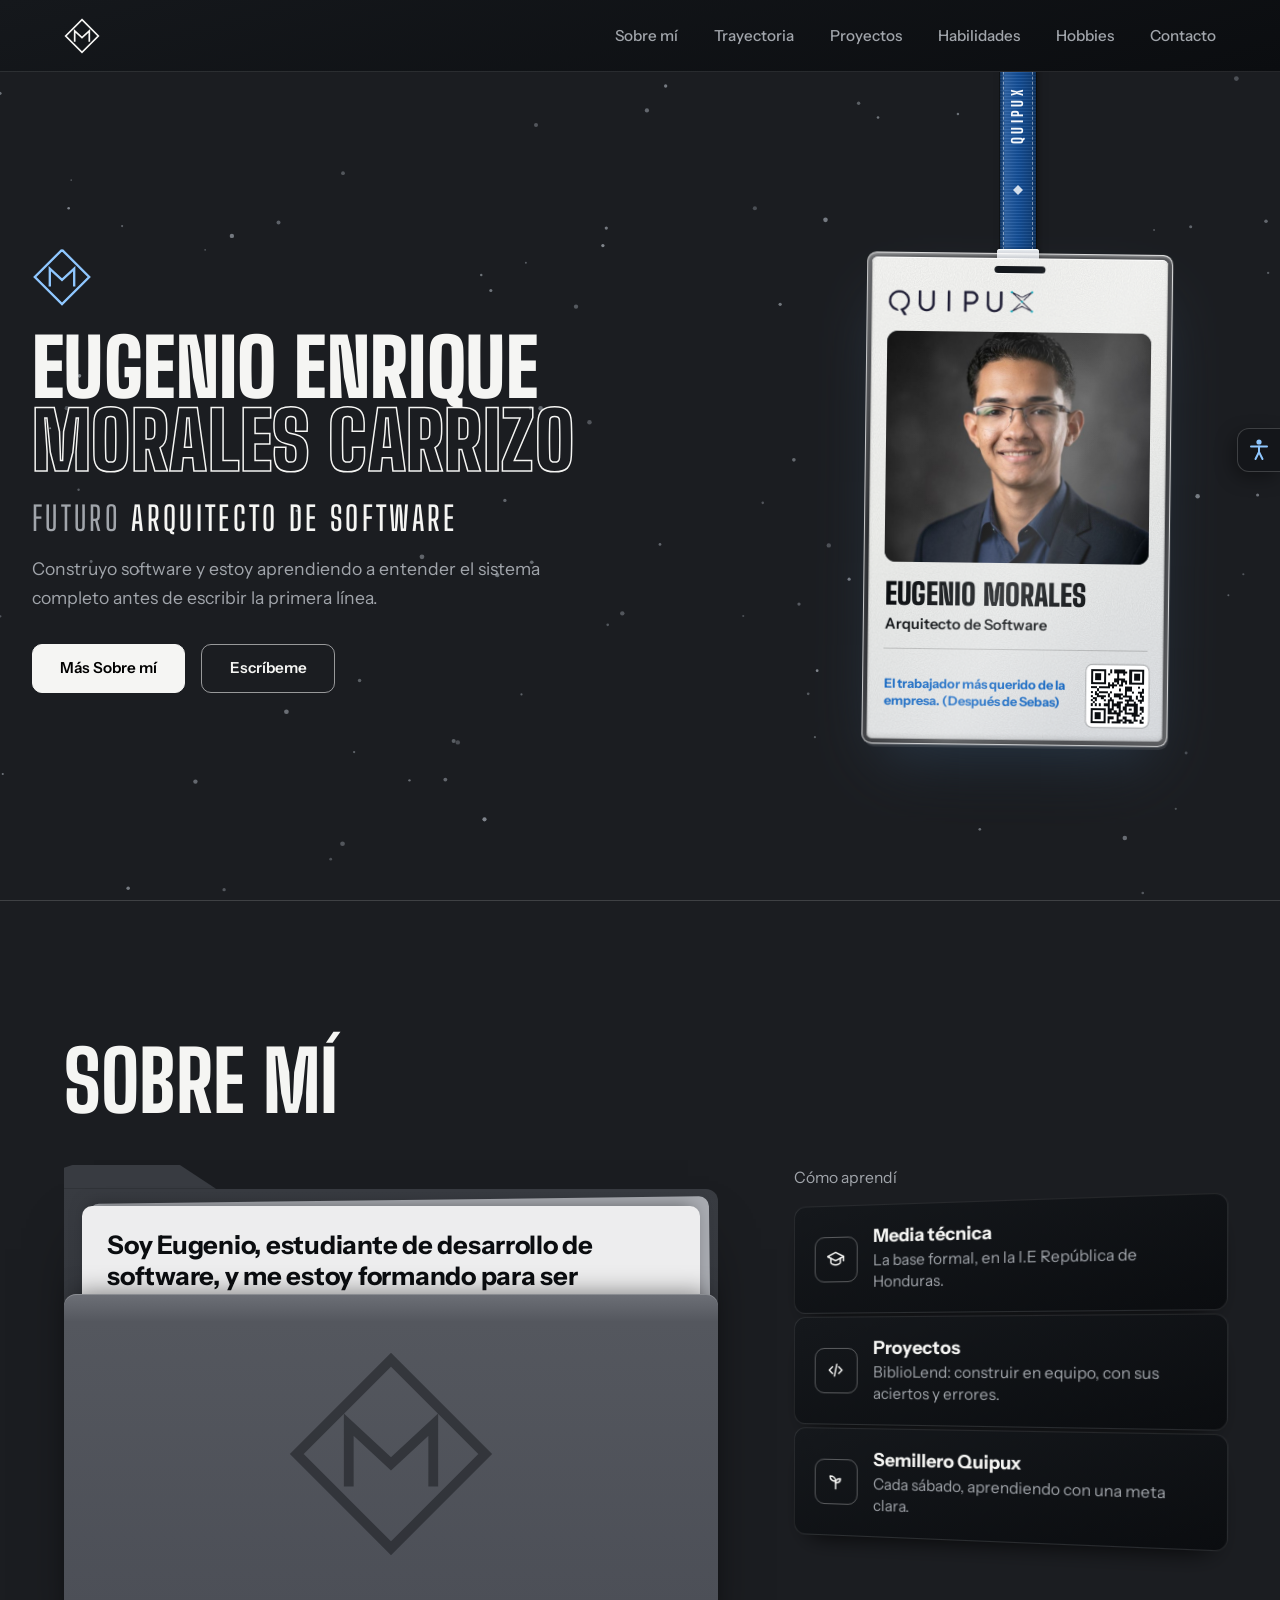
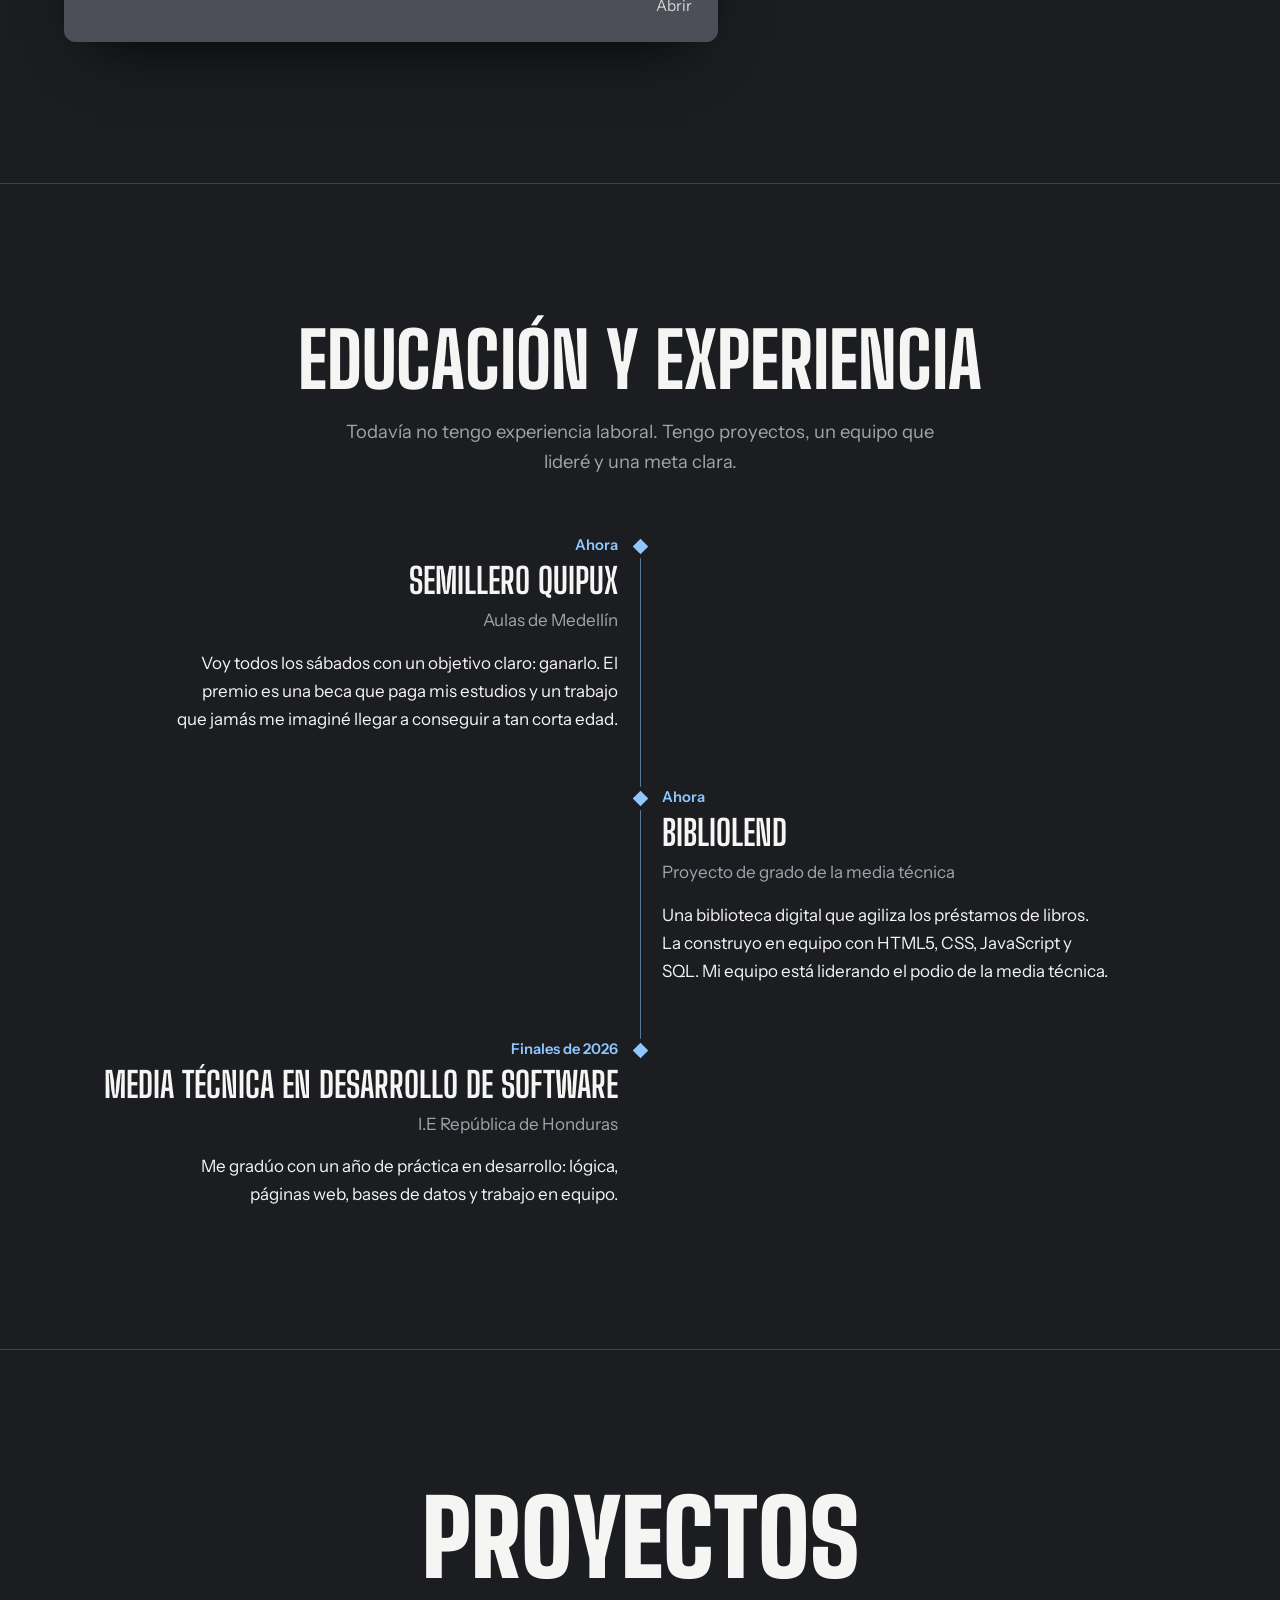
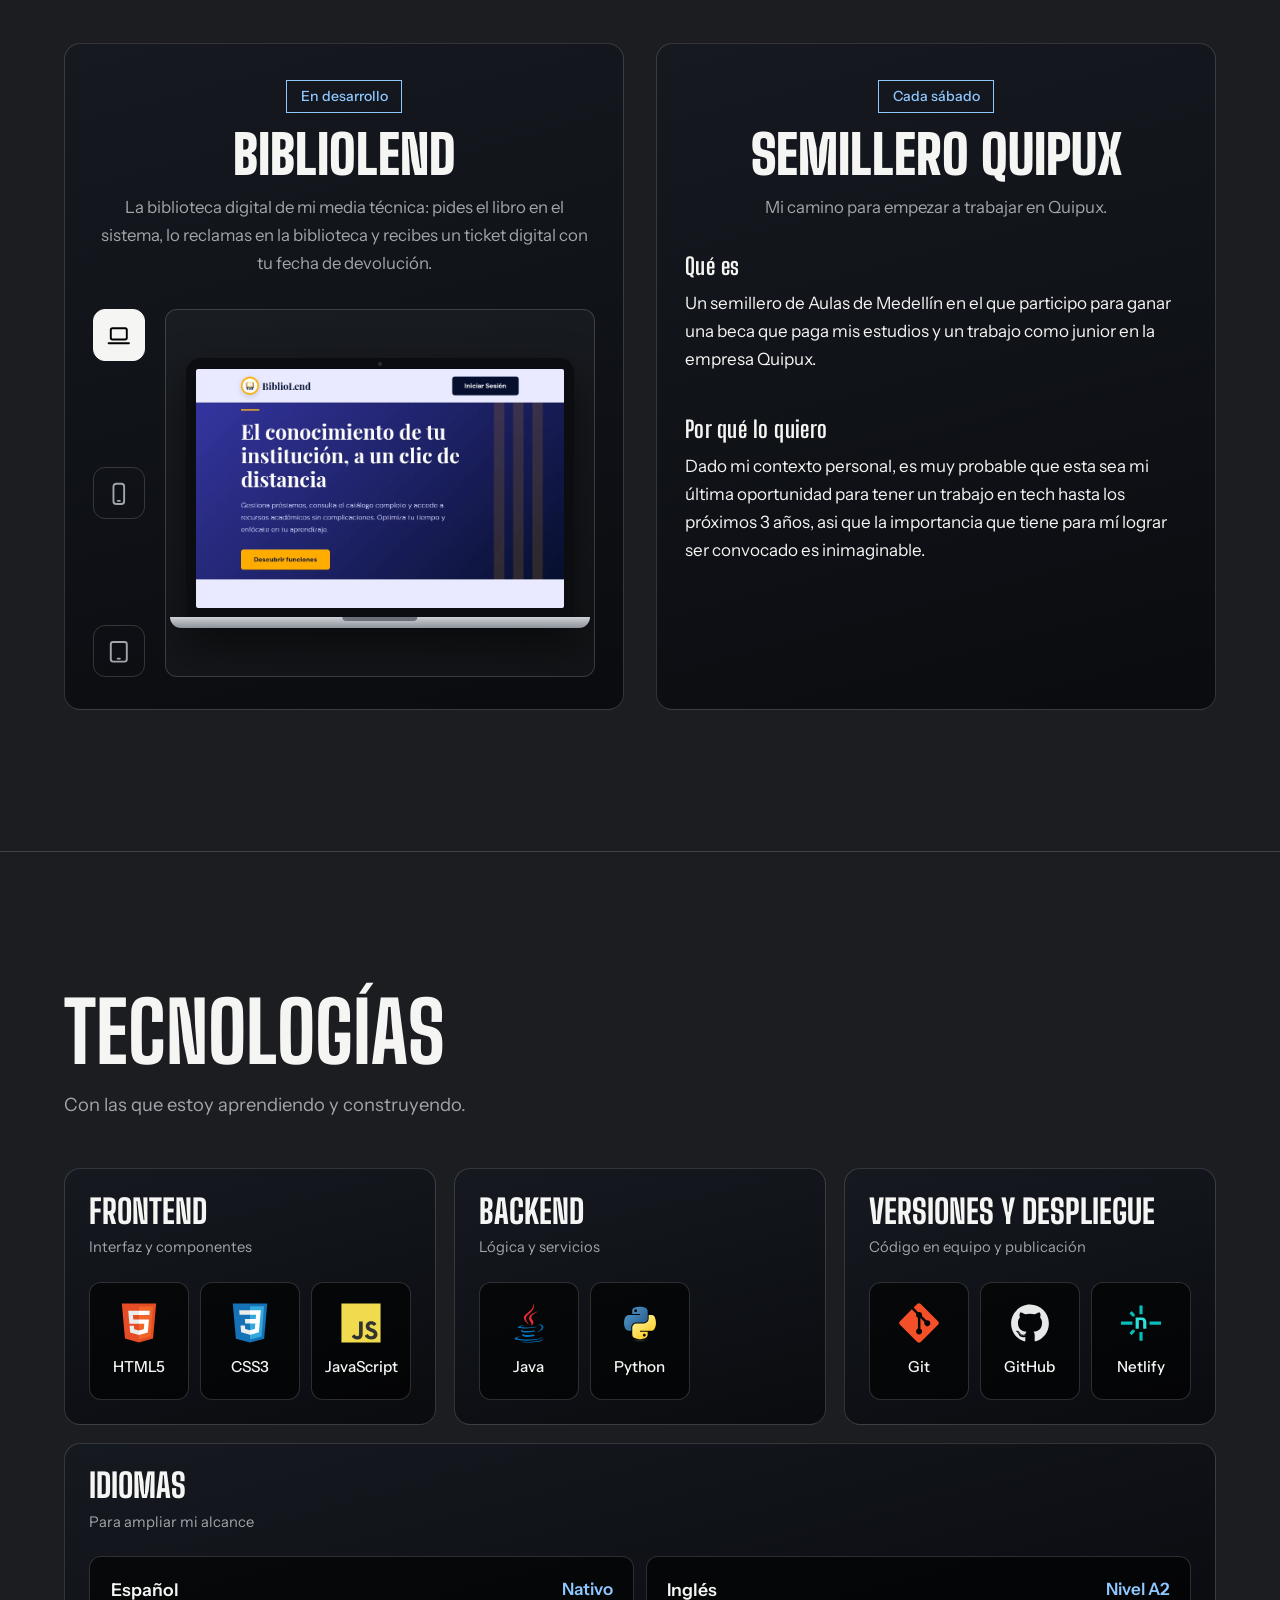
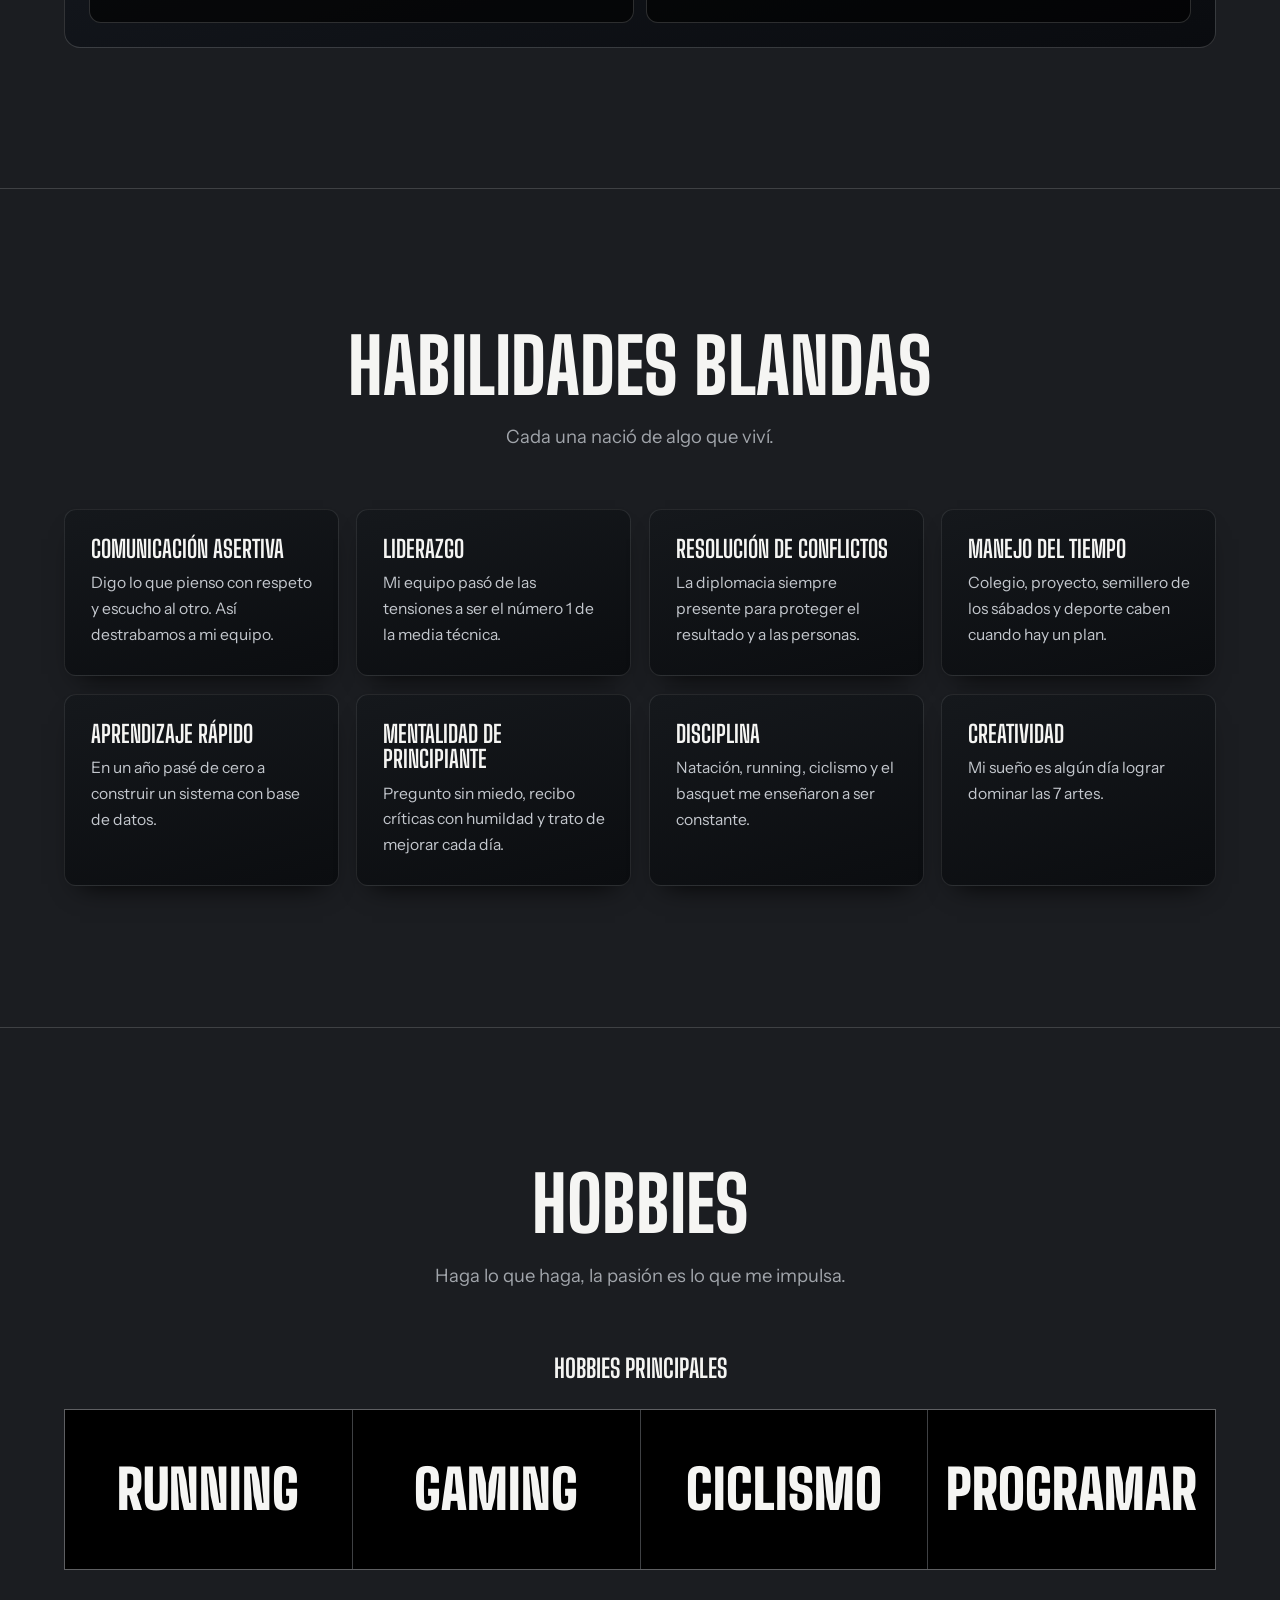
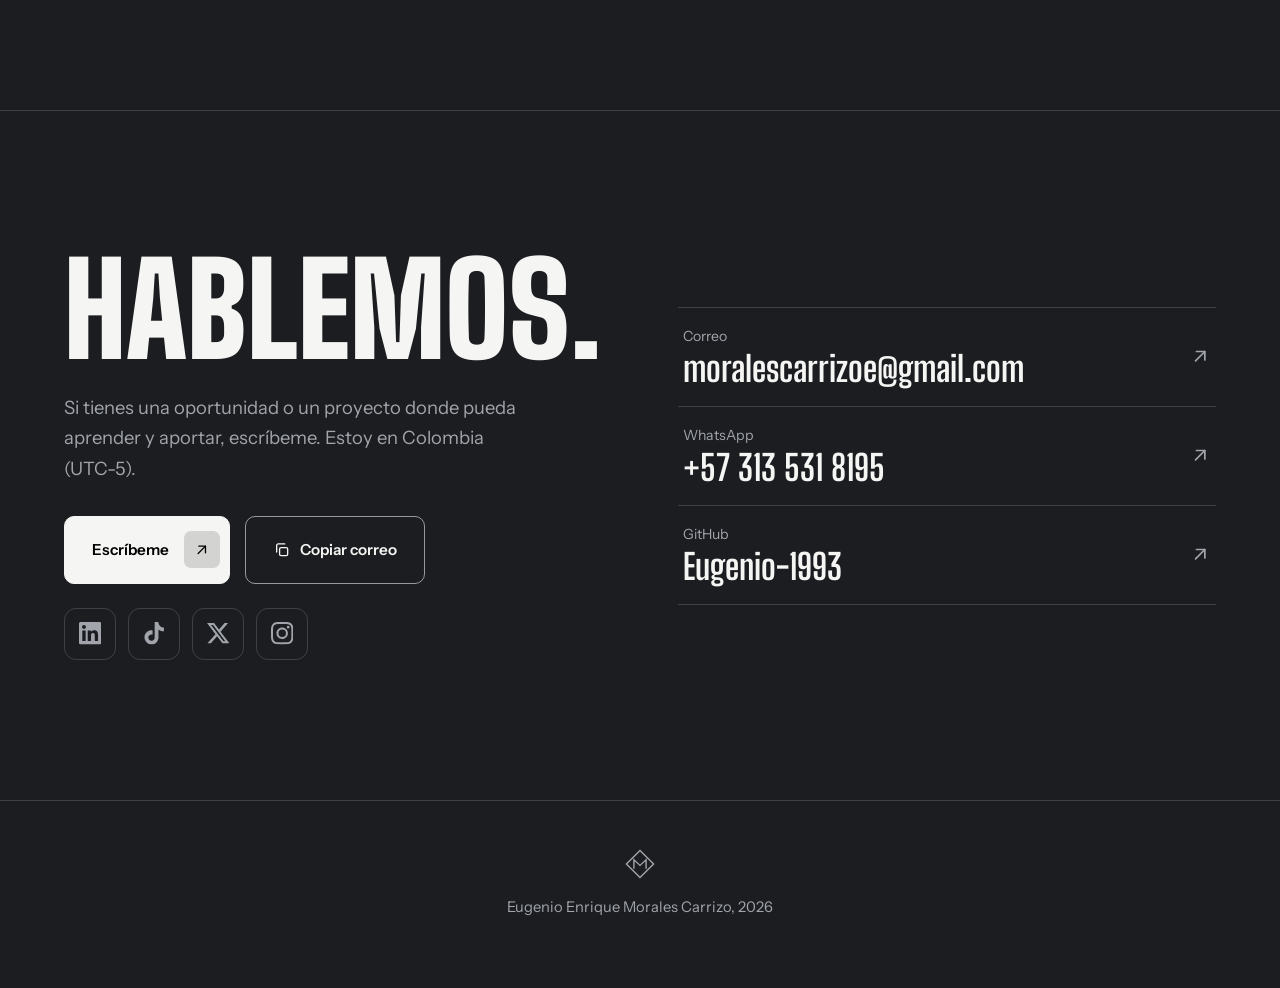
<file: index.html>
<!DOCTYPE html>
<html lang="es">
<head>
  <meta charset="UTF-8">
  <meta name="viewport" content="width=device-width, initial-scale=1">
  <title>Eugenio Morales Carrizo | Arquitecto de software en formación</title>
  <meta name="description" content="Portafolio de Eugenio Enrique Morales Carrizo, estudiante de desarrollo de software en Colombia: creador de BiblioLend, participante del Semillero Quipux y futuro arquitecto de software.">
  <meta name="author" content="Eugenio Enrique Morales Carrizo">
  <meta name="theme-color" content="#1b1d21">
  <meta name="color-scheme" content="dark">

  <!-- SEO: la dirección real del sitio -->
  <link rel="canonical" href="https://eugenio-morales.netlify.app/">

  <!-- Vista previa al compartir el enlace (WhatsApp, LinkedIn, Facebook, X) -->
  <meta property="og:type" content="website">
  <meta property="og:locale" content="es_CO">
  <meta property="og:site_name" content="Eugenio Morales Carrizo">
  <meta property="og:title" content="Eugenio Morales Carrizo | Arquitecto de software en formación">
  <meta property="og:description" content="Estudiante de desarrollo de software, creador de BiblioLend y participante del Semillero Quipux.">
  <meta property="og:url" content="https://eugenio-morales.netlify.app/">
  <meta property="og:image" content="https://eugenio-morales.netlify.app/assets/og-image.png">
  <meta property="og:image:width" content="1200">
  <meta property="og:image:height" content="630">
  <meta property="og:image:alt" content="Eugenio Enrique Morales Carrizo, futuro arquitecto de software">
  <meta name="twitter:card" content="summary_large_image">

  <link rel="icon" href="assets/favicon.svg" type="image/svg+xml">
  <link rel="apple-touch-icon" href="assets/apple-touch-icon.png">

  <!-- Datos estructurados: le explican a Google, en su idioma, quién es la persona de esta página -->
  <script type="application/ld+json">
  {
    "@context": "https://schema.org",
    "@type": "Person",
    "name": "Eugenio Enrique Morales Carrizo",
    "givenName": "Eugenio Enrique",
    "familyName": "Morales Carrizo",
    "jobTitle": "Estudiante de desarrollo de software",
    "description": "Estudiante de la media técnica en desarrollo de software, creador de BiblioLend y participante del Semillero Quipux.",
    "url": "https://eugenio-morales.netlify.app/",
    "image": "https://eugenio-morales.netlify.app/assets/foto-eugenio.jpg",
    "email": "mailto:moralescarrizoe@gmail.com",
    "nationality": { "@type": "Country", "name": "Colombia" },
    "alumniOf": { "@type": "EducationalOrganization", "name": "I.E República de Honduras" },
    "knowsAbout": ["HTML5", "CSS", "JavaScript", "Java", "Python", "Git", "GitHub", "Netlify"],
    "knowsLanguage": ["es", "en"],
    "sameAs": [
      "https://github.com/Eugenio-1993",
      "https://www.linkedin.com/in/eugenio-morales-carrizo-14b629368/",
      "https://www.tiktok.com/@eugenio_moral",
      "https://x.com/EugenioC1993",
      "https://www.instagram.com/eu_moral/"
    ]
  }
  </script>

  <!-- Las tipografías están dentro de assets/fonts y se declaran en css/styles.css: la página se ve igual con o sin internet -->
  <link rel="stylesheet" href="css/styles.css">
  <link rel="stylesheet" href="css/accesibilidad.css">
</head>
<body>
  <a class="skip-link" href="#contenido">Saltar al contenido</a>

  <!-- Fondo: partículas suspendidas que el cursor atrae como un campo magnético (js/main.js, bloque 8) -->
  <canvas class="bg" id="bg-canvas" aria-hidden="true"></canvas>

  <!-- Marca reutilizable: un rombo con una M dentro. -->
  <svg class="sprite" width="0" height="0" aria-hidden="true" focusable="false">
    <symbol id="marca" viewBox="0 0 64 64">
      <path d="M32 3 61 32 32 61 3 32Z" fill="none" stroke="currentColor" stroke-width="3" stroke-linejoin="miter"/>
      <path d="M19 42V23l13 12 13-12v19" fill="none" stroke="currentColor" stroke-width="3" stroke-linejoin="miter"/>
    </symbol>
    <symbol id="ico-folder" viewBox="0 0 24 24"><path d="M3 7a2 2 0 0 1 2-2h4l2 2.5h8a2 2 0 0 1 2 2V17a2 2 0 0 1-2 2H5a2 2 0 0 1-2-2z" fill="none" stroke="currentColor" stroke-width="1.8" stroke-linejoin="round"/></symbol>
    <symbol id="ico-cap" viewBox="0 0 24 24"><g fill="none" stroke="currentColor" stroke-width="1.8" stroke-linecap="round" stroke-linejoin="round"><path d="M2 9l10-5 10 5-10 5z"/><path d="M6 11.2V16c0 1.2 2.7 2.8 6 2.8s6-1.6 6-2.8v-4.8"/><path d="M22 9v5"/></g></symbol>
    <symbol id="ico-code" viewBox="0 0 24 24"><g fill="none" stroke="currentColor" stroke-width="1.8" stroke-linecap="round" stroke-linejoin="round"><path d="M8 8l-4 4 4 4"/><path d="M16 8l4 4-4 4"/><path d="M13.5 5l-3 14"/></g></symbol>
    <symbol id="ico-seed" viewBox="0 0 24 24"><g fill="none" stroke="currentColor" stroke-width="1.8" stroke-linecap="round" stroke-linejoin="round"><path d="M12 21v-9"/><path d="M12 12C12 8 9 6 5 6c0 4 2 6 7 6z"/><path d="M12 14c0-3 2.2-5 6-5 0 3.2-1.8 5-6 5z"/></g></symbol>
    <symbol id="ico-arrow" viewBox="0 0 24 24"><g fill="none" stroke="currentColor" stroke-width="1.8" stroke-linecap="round" stroke-linejoin="round"><path d="M7 17L17 7"/><path d="M8 7h9v9"/></g></symbol>
    <symbol id="ico-laptop" viewBox="0 0 24 24"><g fill="none" stroke="currentColor" stroke-width="1.8" stroke-linecap="round" stroke-linejoin="round"><rect x="4.5" y="5" width="15" height="10.5" rx="1.6"/><path d="M2.5 19h19"/></g></symbol>
    <symbol id="ico-phone" viewBox="0 0 24 24"><g fill="none" stroke="currentColor" stroke-width="1.8" stroke-linecap="round" stroke-linejoin="round"><rect x="7" y="2.5" width="10" height="19" rx="2.6"/><path d="M11 18.6h2"/></g></symbol>
    <symbol id="ico-tablet" viewBox="0 0 24 24"><g fill="none" stroke="currentColor" stroke-width="1.8" stroke-linecap="round" stroke-linejoin="round"><rect x="4.5" y="2.8" width="15" height="18.4" rx="2.2"/><path d="M11 18.4h2"/></g></symbol>
    <symbol id="ico-linkedin" viewBox="0 0 24 24"><path fill="currentColor" d="M20.447 20.452h-3.554v-5.569c0-1.328-.027-3.037-1.852-3.037-1.853 0-2.136 1.445-2.136 2.939v5.667H9.351V9h3.414v1.561h.046c.477-.9 1.637-1.85 3.37-1.85 3.601 0 4.267 2.37 4.267 5.455v6.286zM5.337 7.433c-1.144 0-2.063-.926-2.063-2.065 0-1.138.92-2.063 2.063-2.063 1.14 0 2.064.925 2.064 2.063 0 1.139-.925 2.065-2.064 2.065zm1.782 13.019H3.555V9h3.564v11.452zM22.225 0H1.771C.792 0 0 .774 0 1.729v20.542C0 23.227.792 24 1.771 24h20.451C23.2 24 24 23.227 24 22.271V1.729C24 .774 23.2 0 22.222 0h.003z"/></symbol>
    <symbol id="ico-tiktok" viewBox="0 0 24 24"><path fill="currentColor" d="M12.525.02c1.31-.02 2.61-.01 3.91-.02.08 1.53.63 3.09 1.75 4.17 1.12 1.11 2.7 1.62 4.24 1.79v4.03c-1.44-.05-2.89-.35-4.2-.97-.57-.26-1.1-.59-1.62-.93-.01 2.92.01 5.84-.02 8.75-.08 1.4-.54 2.79-1.35 3.94-1.31 1.92-3.58 3.17-5.91 3.21-1.43.08-2.86-.31-4.08-1.03-2.02-1.19-3.44-3.37-3.65-5.71-.02-.5-.03-1-.01-1.49.18-1.9 1.12-3.72 2.58-4.96 1.66-1.44 3.98-2.13 6.15-1.72.02 1.48-.04 2.96-.04 4.44-.99-.32-2.15-.23-3.02.37-.63.41-1.11 1.04-1.36 1.75-.21.51-.15 1.07-.14 1.61.24 1.64 1.82 3.02 3.5 2.87 1.12-.01 2.19-.66 2.77-1.61.19-.33.4-.67.41-1.06.1-1.79.06-3.57.07-5.36.01-4.03-.01-8.05.02-12.07z"/></symbol>
    <symbol id="ico-x" viewBox="0 0 24 24"><path fill="currentColor" d="M18.901 1.153h3.68l-8.04 9.19L24 22.846h-7.406l-5.8-7.584-6.638 7.584H.474l8.6-9.83L0 1.154h7.594l5.243 6.932ZM17.61 20.644h2.039L6.486 3.24H4.298Z"/></symbol>
    <symbol id="ico-instagram" viewBox="0 0 24 24"><path fill="currentColor" d="M7.0301.084c-1.2768.0602-2.1487.264-2.911.5634-.7888.3075-1.4575.72-2.1228 1.3877-.6652.6677-1.075 1.3368-1.3802 2.127-.2954.7638-.4956 1.6365-.552 2.914-.0564 1.2775-.0689 1.6882-.0626 4.947.0062 3.2586.0206 3.6671.0825 4.9473.061 1.2765.264 2.1482.5635 2.9107.308.7889.72 1.4573 1.388 2.1228.6679.6655 1.3365 1.0743 2.1285 1.38.7632.295 1.6361.4961 2.9134.552 1.2773.056 1.6884.069 4.9462.0627 3.2578-.0062 3.668-.0207 4.9478-.0814 1.28-.0607 2.147-.2652 2.9098-.5633.7889-.3086 1.4578-.72 2.1228-1.3881.665-.6682 1.0745-1.3378 1.3795-2.1284.2957-.7632.4966-1.636.552-2.9124.056-1.2809.0692-1.6898.063-4.948-.0063-3.2583-.021-3.6668-.0817-4.9465-.0607-1.2797-.264-2.1487-.5633-2.9117-.3084-.7889-.72-1.4568-1.3876-2.1228C21.2982 1.33 20.628.9208 19.8378.6165 19.074.321 18.2017.1197 16.9244.0645 15.6471.0093 15.236-.005 11.977.0014 8.718.0076 8.31.0215 7.0301.0839m.1402 21.6932c-1.17-.0509-1.8053-.2453-2.2287-.408-.5606-.216-.96-.4771-1.3819-.895-.422-.4178-.6811-.8186-.9-1.378-.1644-.4234-.3624-1.058-.4171-2.228-.0595-1.2645-.072-1.6442-.079-4.848-.007-3.2037.0053-3.583.0607-4.848.05-1.169.2456-1.805.408-2.2282.216-.5613.4762-.96.895-1.3816.4188-.4217.8184-.6814 1.3783-.9003.423-.1651 1.0575-.3614 2.227-.4171 1.2655-.06 1.6447-.072 4.848-.079 3.2033-.007 3.5835.005 4.8495.0608 1.169.0508 1.8053.2445 2.228.408.5608.216.96.4754 1.3816.895.4217.4194.6816.8176.9005 1.3787.1653.4217.3617 1.056.4169 2.2263.0602 1.2655.0739 1.645.0796 4.848.0058 3.203-.0055 3.5834-.061 4.848-.051 1.17-.245 1.8055-.408 2.2294-.216.5604-.4763.96-.8954 1.3814-.419.4215-.8181.6811-1.3783.9-.4224.1649-1.0577.3617-2.2262.4174-1.2656.0595-1.6448.072-4.8493.079-3.2045.007-3.5825-.006-4.848-.0608M16.953 5.5864A1.44 1.44 0 1 0 18.39 4.144a1.44 1.44 0 0 0-1.437 1.4424M5.8385 12.012c.0067 3.4032 2.7706 6.1557 6.173 6.1493 3.4026-.0065 6.157-2.7701 6.1506-6.1733-.0065-3.4032-2.771-6.1565-6.174-6.1498-3.403.0067-6.156 2.771-6.1496 6.1738M8 12.0077a4 4 0 1 1 4.008 3.9921A3.9996 3.9996 0 0 1 8 12.0077"/></symbol>
    <symbol id="ico-copy" viewBox="0 0 24 24"><g fill="none" stroke="currentColor" stroke-width="1.8" stroke-linecap="round" stroke-linejoin="round"><rect x="9" y="9" width="11" height="11" rx="2"/><path d="M5 15V6a2 2 0 0 1 2-2h9"/></g></symbol>
  </svg>

  <header class="site-header" data-open="false">
    <div class="site-header__bar">
      <a class="brand" href="#inicio" aria-label="Eugenio Morales Carrizo, ir al inicio">
        <svg class="brand__mark" aria-hidden="true"><use href="#marca"/></svg>
      </a>

      <button class="menu-toggle" type="button" aria-expanded="false" aria-controls="menu" aria-label="Menú">
        <span></span><span></span>
      </button>

      <nav id="menu" class="nav" aria-label="Principal">
        <ul class="nav__list">
          <li><a href="#sobre-mi">Sobre mí</a></li>
          <li><a href="#trayectoria">Trayectoria</a></li>
          <li><a href="#proyectos">Proyectos</a></li>
          <li><a href="#tecnicas">Habilidades</a></li>
          <li><a href="#hobbies">Hobbies</a></li>
          <li><a href="#contacto">Contacto</a></li>
        </ul>
      </nav>
    </div>
  </header>

  <main id="contenido" tabindex="-1">

    <!-- ============ HERO ============ -->
    <section class="hero" id="inicio" aria-labelledby="titulo-hero">
      <div class="hero__inner">
       <div class="hero__text">
        <svg class="hero__mark" viewBox="0 0 64 64" aria-hidden="true">
          <path class="draw" pathLength="1" d="M32 3 61 32 32 61 3 32Z" fill="none" stroke="currentColor" stroke-width="2.5" stroke-linejoin="miter"/>
          <path class="draw draw--late" pathLength="1" d="M19 42V23l13 12 13-12v19" fill="none" stroke="currentColor" stroke-width="2.5" stroke-linejoin="miter"/>
        </svg>

        <h1 class="hero__name" id="titulo-hero">
          <span class="hero__first">Eugenio Enrique</span>
          <span class="hero__last">Morales Carrizo</span>
        </h1>

        <p class="hero__role"><span>Futuro </span>Arquitecto de software</p>
        <p class="hero__lead">Construyo software y estoy aprendiendo a entender el sistema completo antes de escribir la primera línea.</p>

        <div class="hero__actions">
          <a class="btn btn--solid" href="#sobre-mi">Más Sobre mí</a>
          <a class="btn" href="#contacto">Escríbeme</a>
        </div>
       </div>

        <!-- Tarjeta de presentación 2D. La foto es assets/foto-eugenio.jpg (ver README) -->
        <div class="hero__card">
          <div class="badge-scene" id="badge-scene">
            <div class="lanyard" aria-hidden="true">
              <span class="lanyard__strap">
                <svg width="100%" height="100%" focusable="false">
                  <defs><pattern id="strap-pattern" width="36" height="170" patternUnits="userSpaceOnUse">
                    <text class="strap-text" transform="translate(23 80) rotate(-90)" text-anchor="middle">QUIPUX</text>
                    <path class="strap-mark" d="M18 150l5 5-5 5-5-5z"/>
                  </pattern></defs>
                  <rect width="100%" height="100%" fill="url(#strap-pattern)"/>
                </svg>
              </span>
              <span class="lanyard__clip"></span>
            </div>

            <div class="badge" id="badge" role="img" aria-label="Tarjeta de presentación de Eugenio Morales Carrizo, Arquitecto de Software en Quipux. El trabajador más querido de la empresa, después de Sebas. Credencial de simulación.">
              <div class="badge__top" data-depth="30">
                <img class="badge__logo" src="assets/quipux-logo.png" alt="Quipux" width="143" height="30">
              </div>

              <div class="badge__photo">
                <!-- Dibujo de cordones con nudos (un quipu) que se ve mientras no haya foto -->
                <svg class="badge__cords" viewBox="0 0 200 240" preserveAspectRatio="xMidYMid slice">
                  <g stroke="currentColor" stroke-width="2" fill="none">
                    <path d="M0 40H200"/>
                    <path d="M30 40V150M70 40V205M110 40V120M150 40V185M185 40V95"/>
                  </g>
                  <g fill="currentColor">
                    <circle cx="30" cy="70" r="5"/><circle cx="30" cy="105" r="5"/><circle cx="30" cy="140" r="5"/>
                    <circle cx="70" cy="75" r="5"/><circle cx="70" cy="110" r="5"/><circle cx="70" cy="165" r="5"/><circle cx="70" cy="195" r="5"/>
                    <circle cx="110" cy="80" r="5"/><circle cx="110" cy="112" r="5"/>
                    <circle cx="150" cy="72" r="5"/><circle cx="150" cy="130" r="5"/><circle cx="150" cy="170" r="5"/>
                    <circle cx="185" cy="70" r="5"/><circle cx="185" cy="90" r="5"/>
                  </g>
                </svg>
                <span class="badge__initials">EM</span>
                <img class="badge__img" src="assets/foto-eugenio.jpg" alt="" width="640" height="857" decoding="async">
              </div>

              <div class="badge__id" data-depth="45">
                <p class="badge__name">Eugenio Morales</p>
                <p class="badge__role">Arquitecto de Software</p>
              </div>

              <div class="badge__bottom">
                <p class="badge__quote" data-depth="40">El trabajador más querido de la empresa. (Después de Sebas)</p>
                <svg class="badge__qr" data-depth="65" viewBox="0 0 29 29" role="img" aria-label="Código QR hacia el GitHub de Eugenio" shape-rendering="crispEdges">
                  <rect width="100%" height="100%" fill="#fff"/><path fill="#0a0d10" d="M2 2h1v1h-1zM3 2h1v1h-1zM4 2h1v1h-1zM5 2h1v1h-1zM6 2h1v1h-1zM7 2h1v1h-1zM8 2h1v1h-1zM11 2h1v1h-1zM13 2h1v1h-1zM14 2h1v1h-1zM15 2h1v1h-1zM16 2h1v1h-1zM17 2h1v1h-1zM20 2h1v1h-1zM21 2h1v1h-1zM22 2h1v1h-1zM23 2h1v1h-1zM24 2h1v1h-1zM25 2h1v1h-1zM26 2h1v1h-1zM2 3h1v1h-1zM8 3h1v1h-1zM11 3h1v1h-1zM13 3h1v1h-1zM14 3h1v1h-1zM15 3h1v1h-1zM16 3h1v1h-1zM17 3h1v1h-1zM18 3h1v1h-1zM20 3h1v1h-1zM26 3h1v1h-1zM2 4h1v1h-1zM4 4h1v1h-1zM5 4h1v1h-1zM6 4h1v1h-1zM8 4h1v1h-1zM10 4h1v1h-1zM14 4h1v1h-1zM17 4h1v1h-1zM20 4h1v1h-1zM22 4h1v1h-1zM23 4h1v1h-1zM24 4h1v1h-1zM26 4h1v1h-1zM2 5h1v1h-1zM4 5h1v1h-1zM5 5h1v1h-1zM6 5h1v1h-1zM8 5h1v1h-1zM14 5h1v1h-1zM20 5h1v1h-1zM22 5h1v1h-1zM23 5h1v1h-1zM24 5h1v1h-1zM26 5h1v1h-1zM2 6h1v1h-1zM4 6h1v1h-1zM5 6h1v1h-1zM6 6h1v1h-1zM8 6h1v1h-1zM13 6h1v1h-1zM14 6h1v1h-1zM15 6h1v1h-1zM16 6h1v1h-1zM17 6h1v1h-1zM20 6h1v1h-1zM22 6h1v1h-1zM23 6h1v1h-1zM24 6h1v1h-1zM26 6h1v1h-1zM2 7h1v1h-1zM8 7h1v1h-1zM13 7h1v1h-1zM14 7h1v1h-1zM16 7h1v1h-1zM17 7h1v1h-1zM18 7h1v1h-1zM20 7h1v1h-1zM26 7h1v1h-1zM2 8h1v1h-1zM3 8h1v1h-1zM4 8h1v1h-1zM5 8h1v1h-1zM6 8h1v1h-1zM7 8h1v1h-1zM8 8h1v1h-1zM10 8h1v1h-1zM12 8h1v1h-1zM14 8h1v1h-1zM16 8h1v1h-1zM18 8h1v1h-1zM20 8h1v1h-1zM21 8h1v1h-1zM22 8h1v1h-1zM23 8h1v1h-1zM24 8h1v1h-1zM25 8h1v1h-1zM26 8h1v1h-1zM10 9h1v1h-1zM11 9h1v1h-1zM12 9h1v1h-1zM13 9h1v1h-1zM15 9h1v1h-1zM16 9h1v1h-1zM2 10h1v1h-1zM3 10h1v1h-1zM4 10h1v1h-1zM6 10h1v1h-1zM7 10h1v1h-1zM8 10h1v1h-1zM9 10h1v1h-1zM10 10h1v1h-1zM12 10h1v1h-1zM18 10h1v1h-1zM19 10h1v1h-1zM20 10h1v1h-1zM24 10h1v1h-1zM5 11h1v1h-1zM15 11h1v1h-1zM18 11h1v1h-1zM19 11h1v1h-1zM20 11h1v1h-1zM26 11h1v1h-1zM2 12h1v1h-1zM4 12h1v1h-1zM6 12h1v1h-1zM7 12h1v1h-1zM8 12h1v1h-1zM9 12h1v1h-1zM11 12h1v1h-1zM18 12h1v1h-1zM21 12h1v1h-1zM24 12h1v1h-1zM25 12h1v1h-1zM26 12h1v1h-1zM4 13h1v1h-1zM5 13h1v1h-1zM10 13h1v1h-1zM13 13h1v1h-1zM14 13h1v1h-1zM15 13h1v1h-1zM16 13h1v1h-1zM18 13h1v1h-1zM25 13h1v1h-1zM2 14h1v1h-1zM5 14h1v1h-1zM6 14h1v1h-1zM7 14h1v1h-1zM8 14h1v1h-1zM10 14h1v1h-1zM13 14h1v1h-1zM14 14h1v1h-1zM15 14h1v1h-1zM17 14h1v1h-1zM18 14h1v1h-1zM19 14h1v1h-1zM20 14h1v1h-1zM23 14h1v1h-1zM25 14h1v1h-1zM26 14h1v1h-1zM3 15h1v1h-1zM4 15h1v1h-1zM7 15h1v1h-1zM11 15h1v1h-1zM15 15h1v1h-1zM16 15h1v1h-1zM20 15h1v1h-1zM23 15h1v1h-1zM26 15h1v1h-1zM2 16h1v1h-1zM4 16h1v1h-1zM8 16h1v1h-1zM10 16h1v1h-1zM11 16h1v1h-1zM12 16h1v1h-1zM18 16h1v1h-1zM19 16h1v1h-1zM20 16h1v1h-1zM21 16h1v1h-1zM24 16h1v1h-1zM25 16h1v1h-1zM26 16h1v1h-1zM3 17h1v1h-1zM10 17h1v1h-1zM12 17h1v1h-1zM14 17h1v1h-1zM15 17h1v1h-1zM16 17h1v1h-1zM19 17h1v1h-1zM22 17h1v1h-1zM25 17h1v1h-1zM2 18h1v1h-1zM4 18h1v1h-1zM6 18h1v1h-1zM8 18h1v1h-1zM9 18h1v1h-1zM10 18h1v1h-1zM12 18h1v1h-1zM13 18h1v1h-1zM14 18h1v1h-1zM15 18h1v1h-1zM18 18h1v1h-1zM19 18h1v1h-1zM20 18h1v1h-1zM21 18h1v1h-1zM22 18h1v1h-1zM23 18h1v1h-1zM10 19h1v1h-1zM12 19h1v1h-1zM14 19h1v1h-1zM15 19h1v1h-1zM17 19h1v1h-1zM18 19h1v1h-1zM22 19h1v1h-1zM23 19h1v1h-1zM25 19h1v1h-1zM26 19h1v1h-1zM2 20h1v1h-1zM3 20h1v1h-1zM4 20h1v1h-1zM5 20h1v1h-1zM6 20h1v1h-1zM7 20h1v1h-1zM8 20h1v1h-1zM10 20h1v1h-1zM11 20h1v1h-1zM12 20h1v1h-1zM15 20h1v1h-1zM17 20h1v1h-1zM18 20h1v1h-1zM20 20h1v1h-1zM22 20h1v1h-1zM23 20h1v1h-1zM25 20h1v1h-1zM26 20h1v1h-1zM2 21h1v1h-1zM8 21h1v1h-1zM10 21h1v1h-1zM11 21h1v1h-1zM13 21h1v1h-1zM15 21h1v1h-1zM16 21h1v1h-1zM18 21h1v1h-1zM22 21h1v1h-1zM23 21h1v1h-1zM26 21h1v1h-1zM2 22h1v1h-1zM4 22h1v1h-1zM5 22h1v1h-1zM6 22h1v1h-1zM8 22h1v1h-1zM10 22h1v1h-1zM11 22h1v1h-1zM12 22h1v1h-1zM13 22h1v1h-1zM14 22h1v1h-1zM15 22h1v1h-1zM18 22h1v1h-1zM19 22h1v1h-1zM20 22h1v1h-1zM21 22h1v1h-1zM22 22h1v1h-1zM23 22h1v1h-1zM25 22h1v1h-1zM2 23h1v1h-1zM4 23h1v1h-1zM5 23h1v1h-1zM6 23h1v1h-1zM8 23h1v1h-1zM14 23h1v1h-1zM15 23h1v1h-1zM21 23h1v1h-1zM22 23h1v1h-1zM23 23h1v1h-1zM24 23h1v1h-1zM2 24h1v1h-1zM4 24h1v1h-1zM5 24h1v1h-1zM6 24h1v1h-1zM8 24h1v1h-1zM10 24h1v1h-1zM11 24h1v1h-1zM12 24h1v1h-1zM14 24h1v1h-1zM17 24h1v1h-1zM18 24h1v1h-1zM22 24h1v1h-1zM26 24h1v1h-1zM2 25h1v1h-1zM8 25h1v1h-1zM10 25h1v1h-1zM14 25h1v1h-1zM15 25h1v1h-1zM16 25h1v1h-1zM18 25h1v1h-1zM19 25h1v1h-1zM20 25h1v1h-1zM22 25h1v1h-1zM23 25h1v1h-1zM25 25h1v1h-1zM2 26h1v1h-1zM3 26h1v1h-1zM4 26h1v1h-1zM5 26h1v1h-1zM6 26h1v1h-1zM7 26h1v1h-1zM8 26h1v1h-1zM10 26h1v1h-1zM12 26h1v1h-1zM13 26h1v1h-1zM14 26h1v1h-1zM15 26h1v1h-1zM17 26h1v1h-1zM18 26h1v1h-1zM20 26h1v1h-1zM21 26h1v1h-1zM25 26h1v1h-1zM26 26h1v1h-1z"/>
                </svg>
              </div>
            </div>
          </div>
        </div>
      </div>
    </section>

    <!-- ============ SOBRE MÍ ============ -->
    <section class="section" id="sobre-mi" aria-labelledby="t-sobre">
      <div class="wrap">
        <h2 class="title-left fx-title" id="t-sobre"><span>Sobre mí</span></h2>

        <div class="about">
          <!-- Carpeta: al pasar el cursor (o con clic/Enter) la tapa se inclina y se lee el texto -->
          <div class="folder" id="folder">
            <div class="folder__back" aria-hidden="true"></div>
            <div class="folder__sheet" aria-hidden="true"></div>

            <article class="folder__paper" id="folder-text">
              <h3 class="folder__lead">Soy Eugenio, estudiante de desarrollo de software, y me estoy formando para ser arquitecto de software.</h3>
              <p>Me gradúo de la media técnica a finales de 2026. Llevo un año construyendo software, y mi mayor escuela ha sido BiblioLend, un proyecto de grado en equipo que agiliza los préstamos de una biblioteca.</p>
              <p>Quiero crecer en Quipux, una empresa con el sello People First: creo que el buen software lo hacen personas bien tratadas. Mi visión es empezar como desarrollador junior y llegar a ver el sistema completo, como un arquitecto.</p>
            </article>

            <button class="folder__front" type="button" aria-expanded="false" aria-controls="folder-text">
              <svg class="folder__logo" aria-hidden="true"><use href="#marca"/></svg>
              <span class="folder__hint"><span class="when-closed">Abrir</span><span class="when-open">Cerrar</span></span>
            </button>
          </div>

          <!-- Tarjetas torcidas a propósito: se enderezan y se resaltan al pasar el cursor -->
          <div class="learned">
            <p class="learned__title">Cómo aprendí</p>
            <ul class="learned__list">
              <li class="tilt">
                <span class="tilt__icon"><svg class="ico" aria-hidden="true"><use href="#ico-cap"/></svg></span>
                <div><h3>Media técnica</h3><p>La base formal, en la I.E República de Honduras.</p></div>
              </li>
              <li class="tilt">
                <span class="tilt__icon"><svg class="ico" aria-hidden="true"><use href="#ico-code"/></svg></span>
                <div><h3>Proyectos</h3><p>BiblioLend: construir en equipo, con sus aciertos y errores.</p></div>
              </li>
              <li class="tilt">
                <span class="tilt__icon"><svg class="ico" aria-hidden="true"><use href="#ico-seed"/></svg></span>
                <div><h3>Semillero Quipux</h3><p>Cada sábado, aprendiendo con una meta clara.</p></div>
              </li>
            </ul>
          </div>
        </div>
      </div>
    </section>

    <!-- ============ TRAYECTORIA ============ -->
    <section class="section" id="trayectoria" aria-labelledby="t-trayectoria">
      <div class="wrap">
        <h2 class="section__title fx-title" id="t-trayectoria"><span>Educación y experiencia</span></h2>
        <p class="section__intro">Todavía no tengo experiencia laboral. Tengo proyectos, un equipo que lideré y una meta clara.</p>

        <ol class="timeline">
          <li class="tl">
            <div class="tl__body">
              <p class="tl__when">Ahora</p>
              <h3>Semillero Quipux</h3>
              <p class="tl__where">Aulas de Medellín</p>
              <p>Voy todos los sábados con un objetivo claro: ganarlo. El premio es una beca que paga mis estudios y un trabajo que jamás me imaginé llegar a conseguir a tan corta edad.</p>
            </div>
          </li>
          <li class="tl">
            <div class="tl__body">
              <p class="tl__when">Ahora</p>
              <h3>BiblioLend</h3>
              <p class="tl__where">Proyecto de grado de la media técnica</p>
              <p>Una biblioteca digital que agiliza los préstamos de libros. La construyo en equipo con HTML5, CSS, JavaScript y SQL. Mi equipo está liderando el podio de la media técnica.</p>
            </div>
          </li>
          <li class="tl">
            <div class="tl__body">
              <p class="tl__when">Finales de 2026</p>
              <h3>Media técnica en Desarrollo de Software</h3>
              <p class="tl__where">I.E República de Honduras</p>
              <p>Me gradúo con un año de práctica en desarrollo: lógica, páginas web, bases de datos y trabajo en equipo.</p>
            </div>
          </li>
        </ol>
      </div>
    </section>

    <!-- ============ PROYECTOS ============ -->
    <section class="section" id="proyectos" aria-labelledby="t-proyectos">
      <div class="wrap">
        <h2 class="section__title proj-title fx-title" id="t-proyectos"><span>Proyectos</span></h2>

        <div class="projects">
        <article class="project project--bib" aria-labelledby="p-biblio">
          <header class="project__head">
            <p class="chip">En desarrollo</p>
            <h3 id="p-biblio">BiblioLend</h3>
            <p class="project__tagline">La biblioteca digital de mi media técnica: pides el libro en el sistema, lo reclamas en la biblioteca y recibes un ticket digital con tu fecha de devolución.</p>
          </header>

          <!-- Visor: tres pestañas (computador, celular, tablet). Cada una muestra la misma pantalla de BiblioLend en su dispositivo. -->
          <div class="viewer">
            <div class="viewer__tabs" role="tablist" aria-label="Ver BiblioLend en" aria-orientation="vertical">
              <button class="viewer__tab" type="button" role="tab" id="tab-pc" aria-selected="true" aria-controls="panel-pc" title="Computador"><svg class="ico" aria-hidden="true"><use href="#ico-laptop"/></svg><span class="sr-only">Computador</span></button>
              <button class="viewer__tab" type="button" role="tab" id="tab-celular" aria-selected="false" aria-controls="panel-celular" tabindex="-1" title="Celular"><svg class="ico" aria-hidden="true"><use href="#ico-phone"/></svg><span class="sr-only">Celular</span></button>
              <button class="viewer__tab" type="button" role="tab" id="tab-tablet" aria-selected="false" aria-controls="panel-tablet" tabindex="-1" title="Tablet"><svg class="ico" aria-hidden="true"><use href="#ico-tablet"/></svg><span class="sr-only">Tablet</span></button>
            </div>

            <div class="viewer__stage">
              <div class="viewer__panel" role="tabpanel" id="panel-pc" aria-labelledby="tab-pc" tabindex="0">
                <div class="dev dev--laptop">
                  <div class="dev__screen"><img src="assets/proyectos/bibliolend-pc.webp" alt="Página de inicio de BiblioLend en computador: &quot;El conocimiento de tu institución, a un clic de distancia&quot;, con los botones Iniciar Sesión y Descubrir funciones." width="918" height="593"></div>
                  <div class="dev__base"></div>
                </div>
              </div>
              <div class="viewer__panel" role="tabpanel" id="panel-celular" aria-labelledby="tab-celular" tabindex="0" hidden>
                <div class="dev dev--phone">
                  <div class="dev__screen"><img src="assets/proyectos/bibliolend-celular.webp" alt="Pantalla de inicio de sesión de BiblioLend en celular, con los campos tipo de usuario, correo institucional y contraseña." width="206" height="462"></div>
                </div>
              </div>
              <div class="viewer__panel" role="tabpanel" id="panel-tablet" aria-labelledby="tab-tablet" tabindex="0" hidden>
                <div class="dev dev--tablet">
                  <div class="dev__screen"><img src="assets/proyectos/bibliolend-tablet.webp" alt="Pantalla de inicio de sesión de BiblioLend en tablet, con los campos tipo de usuario, correo institucional y contraseña." width="383" height="512"></div>
                </div>
              </div>
            </div>
          </div>
        </article>

        <article class="project project--quipux" aria-labelledby="p-quipux">
          <header class="project__head">
            <p class="chip">Cada sábado</p>
            <h3 id="p-quipux">Semillero Quipux</h3>
            <p class="project__tagline">Mi camino para empezar a trabajar en Quipux.</p>
          </header>
          <div class="split split--tight">
            <div class="split__col">
              <h4>Qué es</h4>
              <p>Un semillero de Aulas de Medellín en el que participo para ganar una beca que paga mis estudios y un trabajo como junior en la empresa Quipux.</p>
            </div>
            <div class="split__col">
              <h4>Por qué lo quiero</h4>
              <p>Dado mi contexto personal, es muy probable que esta sea mi última oportunidad para tener un trabajo en tech hasta los próximos 3 años, asi que la importancia que tiene para mí lograr ser convocado es inimaginable.</p>
            </div>
          </div>
        </article>
        </div>
      </div>
    </section>

    <!-- ============ TECNOLOGÍAS ============ -->
    <section class="section" id="tecnicas" aria-labelledby="t-tecnicas">
      <div class="wrap">
        <h2 class="title-left fx-title" id="t-tecnicas"><span>Tecnologías</span></h2>
        <p class="lead-left">Con las que estoy aprendiendo y construyendo.</p>

        <div class="stack">
          <div class="stack__col">
            <h3>Frontend</h3>
            <p class="stack__sub">Interfaz y componentes</p>
            <ul class="tiles">
              <li class="tile"><img src="assets/icons/html5.svg" alt="" width="40" height="40" loading="lazy"><span>HTML5</span></li>
              <li class="tile"><img src="assets/icons/css3.svg" alt="" width="40" height="40" loading="lazy"><span>CSS3</span></li>
              <li class="tile"><img src="assets/icons/javascript.svg" alt="" width="40" height="40" loading="lazy"><span>JavaScript</span></li>
            </ul>
          </div>
          <div class="stack__col">
            <h3>Backend</h3>
            <p class="stack__sub">Lógica y servicios</p>
            <ul class="tiles">
              <li class="tile"><img src="assets/icons/java.svg" alt="" width="40" height="40" loading="lazy"><span>Java</span></li>
              <li class="tile"><img src="assets/icons/python.svg" alt="" width="40" height="40" loading="lazy"><span>Python</span></li>
            </ul>
          </div>
          <div class="stack__col">
            <h3>Versiones y despliegue</h3>
            <p class="stack__sub">Código en equipo y publicación</p>
            <ul class="tiles">
              <li class="tile"><img src="assets/icons/git.svg" alt="" width="40" height="40" loading="lazy"><span>Git</span></li>
              <li class="tile"><img src="assets/icons/github.svg" alt="" width="40" height="40" loading="lazy"><span>GitHub</span></li>
              <li class="tile"><img src="assets/icons/netlify.svg" alt="" width="40" height="40" loading="lazy"><span>Netlify</span></li>
            </ul>
          </div>

          <div class="stack__col stack__col--wide">
            <h3>Idiomas</h3>
            <p class="stack__sub">Para ampliar mi alcance</p>
            <ul class="langs">
              <li class="lang"><span class="lang__name">Español</span><span class="lang__level">Nativo</span></li>
              <li class="lang"><span class="lang__name">Inglés</span><span class="lang__level">Nivel A2</span></li>
            </ul>
          </div>
        </div>
      </div>
    </section>

    <!-- ============ HABILIDADES BLANDAS ============ -->
    <section class="section" id="blandas" aria-labelledby="t-blandas">
      <div class="wrap">
        <h2 class="section__title fx-title" id="t-blandas"><span>Habilidades blandas</span></h2>
        <p class="section__intro">Cada una nació de algo que viví.</p>

        <ul class="soft">
          <li><h3>Comunicación asertiva</h3><p>Digo lo que pienso con respeto y escucho al otro. Así destrabamos a mi equipo.</p></li>
          <li><h3>Liderazgo</h3><p>Mi equipo pasó de las tensiones a ser el número 1 de la media técnica.</p></li>
          <li><h3>Resolución de conflictos</h3><p>La diplomacia siempre presente para proteger el resultado y a las personas.</p></li>
          <li><h3>Manejo del tiempo</h3><p>Colegio, proyecto, semillero de los sábados y deporte caben cuando hay un plan.</p></li>
          <li><h3>Aprendizaje rápido</h3><p>En un año pasé de cero a construir un sistema con base de datos.</p></li>
          <li><h3>Mentalidad de principiante</h3><p>Pregunto sin miedo, recibo críticas con humildad y trato de mejorar cada día.</p></li>
          <li><h3>Disciplina</h3><p>Natación, running, ciclismo y el basquet me enseñaron a ser constante.</p></li>
          <li><h3>Creatividad</h3><p>Mi sueño es algún día lograr dominar las 7 artes.</p></li>
        </ul>
      </div>
    </section>

    <!-- ============ HOBBIES ============ -->
    <section class="section" id="hobbies" aria-labelledby="t-hobbies">
      <div class="wrap">
        <h2 class="section__title fx-title" id="t-hobbies"><span>Hobbies</span></h2>
        <p class="section__intro">Haga lo que haga, la pasión es lo que me impulsa.</p>

        <h3 class="hobby-title">Hobbies Principales</h3>
        <ul class="sports">
          <li>Running</li>
          <li>Gaming</li>
          <li>Ciclismo</li>
          <li>Programar</li>
        </ul>
      </div>
    </section>

    <!-- ============ CONTACTO ============ -->
    <section class="section section--contact" id="contacto" aria-labelledby="t-contacto">
      <div class="wrap contact">
        <div class="contact__lead">
          <h2 class="contact__title fx-title" id="t-contacto"><span>Hablemos.</span></h2>
          <p class="contact__text">Si tienes una oportunidad o un proyecto donde pueda aprender y aportar, escríbeme. Estoy en Colombia <span class="nowrap">(UTC-5)</span>.</p>
          <div class="contact__actions">
            <a class="btn btn--solid btn--icon" href="mailto:moralescarrizoe@gmail.com">Escríbeme<span class="btn__icon" aria-hidden="true"><svg class="ico"><use href="#ico-arrow"/></svg></span></a>
            <button class="btn btn--ghost" type="button" id="copiar"><svg class="ico" aria-hidden="true"><use href="#ico-copy"/></svg><span id="copiar-texto">Copiar correo</span></button>
          </div>
          <!-- Redes sociales: una fila de íconos, de izquierda a derecha, debajo de los botones -->
          <ul class="social" aria-label="Mis redes sociales">
            <li><a class="social__link" href="https://www.linkedin.com/in/eugenio-morales-carrizo-14b629368/" target="_blank" rel="noopener noreferrer" aria-label="LinkedIn (se abre en una pestaña nueva)" title="LinkedIn"><svg class="social__ico" aria-hidden="true"><use href="#ico-linkedin"/></svg></a></li>
            <li><a class="social__link" href="https://www.tiktok.com/@eugenio_moral" target="_blank" rel="noopener noreferrer" aria-label="TikTok (se abre en una pestaña nueva)" title="TikTok"><svg class="social__ico" aria-hidden="true"><use href="#ico-tiktok"/></svg></a></li>
            <li><a class="social__link" href="https://x.com/EugenioC1993" target="_blank" rel="noopener noreferrer" aria-label="X (se abre en una pestaña nueva)" title="X"><svg class="social__ico" aria-hidden="true"><use href="#ico-x"/></svg></a></li>
            <li><a class="social__link" href="https://www.instagram.com/eu_moral/" target="_blank" rel="noopener noreferrer" aria-label="Instagram (se abre en una pestaña nueva)" title="Instagram"><svg class="social__ico" aria-hidden="true"><use href="#ico-instagram"/></svg></a></li>
          </ul>
          <p class="sr-only" id="copiar-estado" role="status" aria-live="polite"></p>
        </div>

        <ul class="contact__list">
          <li>
            <a class="contact__row" href="mailto:moralescarrizoe@gmail.com">
              <span class="contact__label">Correo</span>
              <span class="contact__value" id="correo">moralescarrizoe@gmail.com</span>
              <svg class="ico contact__go" aria-hidden="true"><use href="#ico-arrow"/></svg>
            </a>
          </li>
          <li>
            <a class="contact__row" href="https://wa.me/573135318195" target="_blank" rel="noopener noreferrer">
              <span class="contact__label">WhatsApp</span>
              <span class="contact__value">+57 313 531 8195</span>
              <svg class="ico contact__go" aria-hidden="true"><use href="#ico-arrow"/></svg>
              <span class="sr-only">(se abre en una pestaña nueva)</span>
            </a>
          </li>
          <li>
            <a class="contact__row" href="https://github.com/Eugenio-1993" target="_blank" rel="noopener noreferrer">
              <span class="contact__label">GitHub</span>
              <span class="contact__value">Eugenio-1993</span>
              <svg class="ico contact__go" aria-hidden="true"><use href="#ico-arrow"/></svg>
              <span class="sr-only">(se abre en una pestaña nueva)</span>
            </a>
          </li>
        </ul>
      </div>
    </section>
  </main>

  <footer class="footer">
    <svg class="footer__mark" aria-hidden="true"><use href="#marca"/></svg>
    <p>Eugenio Enrique Morales Carrizo, <span id="anio">2026</span></p>
  </footer>

  <!-- Accesibilidad: botón lateral y panel de ajustes (css/accesibilidad.css, js/accesibilidad.js) -->
<div class="a11y-widget" id="a11y-widget">

  <!-- Botón-pestaña: de cerrado solo se ve el ícono; con hover/foco aparece la palabra "Accesibilidad" -->
  <button type="button" class="a11y-trigger" id="a11y-trigger"
          aria-haspopup="dialog" aria-expanded="false" aria-controls="a11y-panel">
    <span class="a11y-trigger__label">Accesibilidad</span>
    <span class="a11y-trigger__icon" aria-hidden="true">
      <!-- Ícono universal: persona con los brazos abiertos -->
      <svg viewBox="0 0 24 24" fill="none" stroke="currentColor" stroke-width="2" stroke-linecap="round" stroke-linejoin="round" focusable="false">
        <circle cx="12" cy="4" r="1.6" fill="currentColor"/>
        <path d="M4 8.5h16"/>
        <path d="M12 8.5V14"/>
        <path d="M12 14l-3.5 7"/>
        <path d="M12 14l3.5 7"/>
      </svg>
    </span>
  </button>

  <!-- Panel flotante -->
  <section class="a11y-panel" id="a11y-panel" role="dialog" aria-labelledby="a11y-title">
    <div class="a11y-panel__head">
      <h2 class="a11y-panel__title" id="a11y-title">Accesibilidad</h2>
      <button type="button" class="a11y-close" id="a11y-close" aria-label="Cerrar menú de accesibilidad">
        <svg viewBox="0 0 24 24" fill="none" stroke="currentColor" stroke-width="2.4" stroke-linecap="round" aria-hidden="true" focusable="false">
          <path d="M6 6l12 12M18 6L6 18"/>
        </svg>
      </button>
    </div>

    <!-- Tamaño del texto -->
    <fieldset class="a11y-group">
      <legend class="a11y-group__title">Tamaño del texto</legend>
      <div class="a11y-size">
        <button type="button" class="a11y-btn a11y-btn--size" data-a11y="text-down">
          <b aria-hidden="true">A−</b><span class="a11y-sr-only">Disminuir tamaño de texto</span>
        </button>
        <output class="a11y-size__value" id="a11y-size-value" aria-hidden="true">100%</output>
        <button type="button" class="a11y-btn a11y-btn--size" data-a11y="text-up">
          <b aria-hidden="true">A+</b><span class="a11y-sr-only">Aumentar tamaño de texto</span>
        </button>
      </div>
    </fieldset>

    <!-- Ajustes visuales: interruptores (role="switch") -->
    <fieldset class="a11y-group">
      <legend class="a11y-group__title">Pantalla y lectura</legend>

      <button type="button" class="a11y-switch" role="switch" aria-checked="false" data-a11y="contrast">
        <span>Alto contraste</span><span class="a11y-switch__track" aria-hidden="true"></span>
      </button>

      <button type="button" class="a11y-switch" role="switch" aria-checked="false" data-a11y="grayscale">
        <span>Escala de grises</span><span class="a11y-switch__track" aria-hidden="true"></span>
      </button>

      <button type="button" class="a11y-switch" role="switch" aria-checked="false" data-a11y="underline">
        <span>Subrayar enlaces</span><span class="a11y-switch__track" aria-hidden="true"></span>
      </button>

      <button type="button" class="a11y-switch" role="switch" aria-checked="false" data-a11y="dyslexia">
        <span>Fuente para dislexia</span><span class="a11y-switch__track" aria-hidden="true"></span>
      </button>
    </fieldset>

    <button type="button" class="a11y-btn a11y-reset" data-a11y="reset">Restablecer todos los ajustes</button>

    <!-- Avisos para lectores de pantalla ("Texto al 110 %", "Alto contraste activado"...) -->
    <p class="a11y-sr-only" id="a11y-status" role="status" aria-live="polite"></p>
  </section>
</div>

  <script src="js/main.js" defer></script>
  <script src="js/accesibilidad.js" defer></script>
</body>
</html>
</file>
<file: css/styles.css>
/* =====================================================================
   PORTAFOLIO · Eugenio Enrique Morales Carrizo
   Idea de diseño: todo gira alrededor de un EJE DE SIMETRÍA vertical.
   - Negro puro y blanco, como Tesla y SpaceX.
   - Composición simétrica y bordes rectos, con carácter deportivo.
   - Un solo color de acento (azul hielo) para lo importante.
   Este archivo está ordenado de arriba hacia abajo, igual que la página.
   ===================================================================== */

/* ---------- 0. Tipografías propias (archivos dentro de assets/fonts) ----------
   Son tipografías "variables": un solo archivo trae todos los grosores. */
@font-face {
  font-family: "Big Shoulders Display";
  font-style: normal;
  font-weight: 100 900;
  font-display: swap;
  src: url("../assets/fonts/big-shoulders-display-latin-wght-normal.woff2") format("woff2");
}
@font-face {
  font-family: "Instrument Sans";
  font-style: normal;
  font-weight: 400 700;
  font-display: swap;
  src: url("../assets/fonts/instrument-sans-latin-wght-normal.woff2") format("woff2");
}

/* ---------- 1. Variables (los "ajustes" del diseño) ---------- */
:root {
  --black: #000000;
  --bg: #1b1d21;
  --ink: #f5f5f3;
  --muted: #a1a5ab;
  --line: rgba(255, 255, 255, 0.16);
  --ice: #8fc7ff;
  --radius: 12px;

  /* Colores de la tarjeta de Quipux. Cámbialos por los colores oficiales de la marca si los tienes. */
  --badge-bg: #f3f4f1;
  --badge-ink: #0a0d10;
  --badge-accent: #1366c1;

  --font-display: "Big Shoulders Display", "Arial Narrow", Impact, sans-serif;
  --font-body: "Instrument Sans", system-ui, -apple-system, "Segoe UI", sans-serif;

  --wrap: min(72rem, 100% - 2.5rem);
  --header-h: 72px;
}

/* ---------- 2. Base ---------- */
*, *::before, *::after { box-sizing: border-box; }

html {
  scroll-behavior: smooth;
  scroll-padding-top: calc(var(--header-h) + 8px);
  -webkit-text-size-adjust: 100%;
}

body {
  margin: 0;
  background: var(--bg);
  color: var(--ink);
  font-family: var(--font-body);
  font-size: 1.0625rem;
  line-height: 1.65;
  -webkit-font-smoothing: antialiased;
}

body.no-scroll { overflow: hidden; }

h1, h2, h3, h4, p, ul, ol { margin-top: 0; }

img, svg { display: block; max-width: 100%; }

a { color: inherit; }

:focus-visible {
  outline: 2px solid var(--ice);
  outline-offset: 3px;
}

.sprite { position: absolute; width: 0; height: 0; }

.sr-only {
  position: absolute;
  width: 1px; height: 1px;
  padding: 0; margin: -1px;
  overflow: hidden;
  clip: rect(0, 0, 0, 0);
  white-space: nowrap;
  border: 0;
}

.skip-link {
  position: fixed;
  left: 1rem; top: -4rem;
  z-index: 100;
  padding: 0.7rem 1.1rem;
  background: var(--ink);
  color: var(--black);
  font-weight: 600;
  text-decoration: none;
  transition: top 0.2s;
}
.skip-link:focus { top: 1rem; }

main, .footer { position: relative; z-index: 1; }
/* main recibe el foco al usar "Saltar al contenido"; no necesita borde porque no es un control */
main:focus { outline: none; }

/* ---------- 4. Encabezado y navegación ---------- */
.site-header {
  position: fixed;
  inset: 0 0 auto 0;
  height: var(--header-h);
  z-index: 50;
}
/* El fondo borroso va en un pseudo-elemento para no romper el menú móvil */
.site-header::before {
  content: "";
  position: absolute;
  inset: 0;
  z-index: -1;
  background: linear-gradient(165deg, #15181c, #0b0d10);
  border-bottom: 1px solid rgba(255, 255, 255, 0.1);
}

.site-header__bar {
  position: relative;
  display: flex;
  align-items: center;
  justify-content: space-between;
  width: var(--wrap);
  height: 100%;
  margin-inline: auto;
}

.brand {
  position: relative;
  z-index: 3;
  display: block;
  color: var(--ink);
  transition: color 0.2s;
}
.brand:hover { color: var(--ice); }
.brand__mark { width: 36px; height: 36px; }

.nav { display: flex; align-items: center; }
.nav__list {
  display: flex;
  gap: clamp(1.25rem, 3vw, 2.25rem);
  margin: 0; padding: 0;
  list-style: none;
}

.nav a {
  display: inline-block;
  padding-block: 0.4rem;
  color: var(--muted);
  font-size: 0.95rem;
  font-weight: 500;
  text-decoration: none;
  border-bottom: 1px solid transparent;
  transition: color 0.2s, border-color 0.2s;
}
.nav a:hover { color: var(--ink); }
.nav a[aria-current="location"] { color: var(--ink); border-bottom-color: var(--ice); }

.menu-toggle {
  display: none;
  position: relative;
  z-index: 3;
  width: 44px; height: 44px;
  padding: 0;
  background: transparent;
  border: 0;
  color: var(--ink);
  cursor: pointer;
}
.menu-toggle span {
  position: absolute;
  left: 11px; right: 11px;
  height: 2px;
  background: currentColor;
  transition: transform 0.25s, top 0.25s;
}
.menu-toggle span:nth-child(1) { top: 17px; }
.menu-toggle span:nth-child(2) { top: 25px; }
.site-header[data-open="true"] .menu-toggle span:nth-child(1) { top: 21px; transform: rotate(45deg); }
.site-header[data-open="true"] .menu-toggle span:nth-child(2) { top: 21px; transform: rotate(-45deg); }

/* ---------- 5. Botones ---------- */
.btn {
  display: inline-flex;
  align-items: center;
  justify-content: center;
  padding: 0.9rem 1.7rem;
  background: transparent;
  color: var(--ink);
  border: 1px solid rgba(255, 255, 255, 0.55);
  border-radius: 10px;
  font-family: inherit;
  font-size: 0.95rem;
  font-weight: 600;
  line-height: 1.2;
  text-decoration: none;
  cursor: pointer;
  transition: background 0.2s, color 0.2s, border-color 0.2s;
}
.btn:hover { background: var(--ink); color: var(--black); border-color: var(--ink); }
.btn--solid { background: var(--ink); color: var(--black); border-color: var(--ink); }
.btn--solid:hover { background: var(--ice); border-color: var(--ice); }
.btn--icon { gap: 0.9rem; padding-right: 0.55rem; }
.btn__icon { display: grid; place-items: center; width: 2.3rem; height: 2.3rem; background: rgba(0, 0, 0, 0.14); border-radius: 7px; }
.btn--ghost { gap: 0.6rem; }
.btn .ico { width: 1.1rem; height: 1.1rem; }

/* ---------- 5b. Fondo interactivo (canvas fijo detrás de todo) ---------- */
.bg { position: fixed; inset: 0; z-index: 0; width: 100%; height: 100%; pointer-events: none; }

/* ---------- 6. Hero ---------- */
.hero {
  position: relative;
  display: grid;
  place-items: center;
  min-height: 100vh;
  min-height: 100svh;
  padding: calc(var(--header-h) + 2.5rem) 1.25rem 4.5rem;
  overflow: hidden;
}
.hero__inner {
  position: relative;
  z-index: 1;
  display: grid;
  grid-template-columns: minmax(0, 1.2fr) minmax(0, 0.8fr);
  align-items: center;
  gap: clamp(2rem, 5vw, 5rem);
  width: min(76rem, 100%);
}
.hero__text { text-align: left; }

.hero__mark {
  width: 60px; height: 60px;
  margin: 0 0 1.5rem;
  color: var(--ice);
}
.draw {
  stroke-dasharray: 1;
  stroke-dashoffset: 1;
  animation: draw 1.1s ease-out 0.2s forwards;
}
.draw--late { animation-delay: 0.9s; }

.hero__name {
  margin: 0;
  font-family: var(--font-display);
  font-weight: 900;
  font-size: clamp(3.1rem, 6.2vw, 5.6rem);
  line-height: 0.92;
  letter-spacing: 0.005em;
  text-transform: uppercase;
}
.hero__name > span { display: block; }

/* Las dos líneas se abren desde la izquierda al cargar. El recorte final es amplio
   para que las letras puedan crecer y subir con el cursor sin cortarse. */
.hero__first { animation: open 1.1s cubic-bezier(0.2, 0.7, 0.1, 1) 0.5s both; }
.hero__last {
  color: transparent;
  -webkit-text-stroke: 1.5px var(--ink);
  animation: open 1.1s cubic-bezier(0.2, 0.7, 0.1, 1) 0.75s both;
}
@supports not (-webkit-text-stroke: 1px #fff) {
  .hero__last { color: var(--ink); }
}

/* Efecto del cursor: JS reparte cada letra en un <span class="ch"> y le da dos valores:
   --i  (qué tan cerca está el cursor, de 0 a 1)  y  --dx (cuánto se aparta, a un lado u otro). */
.word { display: inline-block; white-space: nowrap; }
.ch {
  display: inline-block;
  --i: 0;
  --dx: 0;
  transform-origin: 50% 85%;
  transform: translate3d(calc(var(--dx) * 1em), calc(var(--i) * -0.09em), 0) scale(calc(1 + var(--i) * 0.2));
  will-change: transform;
}

.hero__role {
  margin: 1.4rem 0 0;
  font-family: var(--font-display);
  font-weight: 600;
  font-size: clamp(1.3rem, 2.6vw, 2.1rem);
  letter-spacing: 0.1em;
  text-transform: uppercase;
  line-height: 1.1;
}
.hero__role span { color: var(--muted); font-weight: 500; }

.hero__lead {
  max-width: 34rem;
  margin: 1.1rem 0 0;
  color: var(--muted);
  font-size: 1.1rem;
}

.hero__actions {
  display: flex;
  flex-wrap: wrap;
  gap: 1rem;
  margin-top: 2rem;
}

.hero__role, .hero__lead, .hero__actions { animation: appear 0.9s ease-out 1.6s both; }

@keyframes draw   { to { stroke-dashoffset: 0; } }
@keyframes open   {
  from { clip-path: inset(-60% 100% -60% -10%); }
  to   { clip-path: inset(-60% -10% -60% -10%); }
}
@keyframes appear { from { opacity: 0; } to { opacity: 1; } }

/* ---------- 6b. Tarjeta 2D ---------- */
.hero__card { display: flex; justify-content: center; }

.badge-scene {
  position: relative;
  width: min(19rem, 100%);
  --seal: 0.3rem;                   /* grosor del borde plástico transparente de la tarjeta (plastificado) */
  padding-top: 3.4rem;               /* espacio para el cordón y el clip */
  transform-origin: 50% -55vh;       /* el cordón cuelga de arriba: de ahí nace el vaivén */
  animation: swing 2.6s cubic-bezier(0.25, 0.1, 0.25, 1) 1.3s both;
}
@keyframes swing {
  0%   { transform: rotate(7deg); }
  22%  { transform: rotate(-4.5deg); }
  45%  { transform: rotate(2.6deg); }
  68%  { transform: rotate(-1.2deg); }
  100% { transform: rotate(0); }
}

.lanyard {
  position: absolute;
  left: 50%;
  bottom: calc(100% - 3.9rem - var(--seal));
  width: 36px;
  height: 120vh;
  transform: translateX(-50%);
  pointer-events: none;
}
.lanyard__strap {
  position: absolute;
  inset: 0;
  background:
    linear-gradient(90deg, rgba(0,0,0,.38) 0, rgba(255,255,255,.1) 14%, rgba(255,255,255,0) 50%, rgba(0,0,0,.18) 86%, rgba(0,0,0,.4) 100%),
    repeating-linear-gradient(0deg, rgba(255,255,255,.07) 0 1px, rgba(0,0,0,.07) 1px 3px),
    #14509a;
  box-shadow: 0 0 0 1px rgba(0,0,0,.35), 3px 0 8px -2px rgba(0,0,0,.5);
}
.lanyard__strap::before {
  content: "";
  position: absolute;
  inset: 0 3px;
  border-inline: 1.5px dashed rgba(255, 255, 255, 0.45);
}
.lanyard__strap svg { position: absolute; inset: 0; }
.strap-text { fill: #f4f7fb; font: 800 15px/1 var(--font-display); letter-spacing: 0.22em; }
.strap-mark { fill: #f4f7fb; opacity: 0.85; }
.lanyard__clip {
  position: absolute;
  left: 50%; bottom: -2px;
  width: 42px; height: 18px;
  transform: translateX(-50%);
  background: linear-gradient(#f2f4f7, #8b929b);
  border-radius: 3px 3px 8px 8px;
  box-shadow: 0 2px 6px rgba(0, 0, 0, 0.6), inset 0 1px 0 #fff;
}

.badge {
  --mx: 0px;        /* desplazamiento de toda la tarjeta (lo calcula js/main.js) */
  --my: 0px;
  --rot: 0deg;
  --nx: 0;          /* posición del cursor de -1 a 1: mueve cada pieza un poco (parallax 2D) */
  --ny: 0;
  position: relative;
  display: flex;
  flex-direction: column;
  gap: 0.9rem;
  aspect-ratio: 0.62;
  padding: 1rem;
  /* Plastificado: el borde es transparente (se ve el fondo a través) con un velo de luz; el papel queda
     recortado al interior (padding-box) y el velo se dibuja en toda la caja (border-box) */
  border: var(--seal) solid transparent;
  background:
    url("data:image/svg+xml,%3Csvg xmlns='http://www.w3.org/2000/svg' width='140' height='140'%3E%3Cfilter id='n'%3E%3CfeTurbulence type='fractalNoise' baseFrequency='.85' numOctaves='2' stitchTiles='stitch'/%3E%3CfeColorMatrix values='0 0 0 0 0 0 0 0 0 0 0 0 0 0 0 0 0 0 .09 0'/%3E%3C/filter%3E%3Crect width='100%25' height='100%25' filter='url(%23n)'/%3E%3C/svg%3E") padding-box,
    linear-gradient(155deg, #fafaf8, var(--badge-bg) 45%, #dfe2e6) padding-box,
    linear-gradient(135deg, rgba(255, 255, 255, 0.34), rgba(255, 255, 255, 0.07) 36%, rgba(255, 255, 255, 0.12) 64%, rgba(255, 255, 255, 0.3)) border-box;
  color: var(--badge-ink);
  border-radius: calc(0.3rem + var(--seal));
  /* Realismo (de arriba abajo): luz en los bordes, canto con grosor, y dos sombras; la oscura se desplaza
     al lado contrario del giro (--sheen, lo calcula js/main.js) como si la luz viniera de arriba */
  box-shadow:
    inset 0 1px 0 rgba(255, 255, 255, 0.95),
    inset 0 0 0 1px rgba(0, 0, 0, 0.18),
    inset 0 -3px 4px rgba(0, 0, 0, 0.1),
    0 0 0 1px rgba(255, 255, 255, 0.4),
    1px 2px 0 rgba(255, 255, 255, 0.2),
    2px 4px 0 rgba(255, 255, 255, 0.09),
    0 30px 60px -20px rgba(143, 199, 255, 0.28),
    calc(var(--sheen, 0) * -0.9px) 42px 70px -30px rgba(0, 0, 0, 0.9);
  transform: translate(var(--mx), var(--my)) rotate(var(--rot)) perspective(900px) rotateY(var(--ry, 0deg));
  will-change: transform;
  /* Tarjeta agarrable (js/main.js, bloque 5b): gira sobre su ojal (--lag) al ser arrastrada */
  transform-origin: 50% calc(var(--seal) + 0.5rem);   /* el ojal está 0.5rem dentro del papel */
  rotate: var(--lag, 0deg);
  cursor: grab;
  user-select: none;
  -webkit-user-select: none;
  touch-action: pan-y;   /* en pantalla táctil el arrastre horizontal mueve la tarjeta y el vertical sigue haciendo scroll */
}
.badge-scene.is-grabbed .badge { cursor: grabbing; }
/* Brillo de plástico: un reflejo puntual y una franja de luz que se desplazan sobre la tarjeta cuando
   gira, se balancea o el cursor la inclina. Se recorta con el borde redondeado y no recibe clics. */
.badge::after {
  --sx: calc(50% - var(--sheen, 0) * 1.6% + var(--nx) * 22%);
  --sy: calc(26% + var(--ny) * 18%);
  content: "";
  position: absolute;
  inset: calc(var(--seal) * -1);   /* cubre el borde plástico además del papel */
  border-radius: inherit;
  pointer-events: none;
  /* Canto biselado del plástico: luz fina arriba y en el borde, sombra suave abajo */
  box-shadow:
    inset 0 0 0 1px rgba(255, 255, 255, 0.5),
    inset 0 2px 3px rgba(255, 255, 255, 0.5),
    inset 0 -2px 3px rgba(0, 0, 0, 0.14);
  background:
    radial-gradient(circle at var(--sx) var(--sy), rgba(255, 255, 255, 0.05), rgba(255, 255, 255, 0) 42%),
    linear-gradient(112deg, rgba(255, 255, 255, 0) calc(var(--sx) - 24%), rgba(255, 255, 255, 0.2) var(--sx), rgba(255, 255, 255, 0) calc(var(--sx) + 24%));
}
.badge::before {
  content: "";
  position: absolute;
  left: 50%; top: 0.5rem;
  width: 3.2rem; height: 0.42rem;
  transform: translateX(-50%);
  background: #14181d;
  border-radius: 999px;
  box-shadow: 0 1px 0 rgba(255, 255, 255, 0.7);
}

/* Cada pieza se desplaza un poco distinto según el cursor (--k), así se separan unas de otras
   sin necesitar 3D. Al pasar el cursor sobre una pieza, crece un poco (--s). */
.badge [data-depth] {
  translate: calc(var(--nx) * var(--k, 0) * 8px) calc(var(--ny) * var(--k, 0) * 6px);
  scale: var(--s, 1);
  transition: scale 0.35s cubic-bezier(0.2, 0.8, 0.2, 1), box-shadow 0.35s;
}
.badge [data-depth="30"] { --k: 0.3; }
.badge [data-depth="40"] { --k: 0.4; }
.badge [data-depth="45"] { --k: 0.45; }
.badge [data-depth="65"] { --k: 0.65; }
.badge [data-depth]:hover { --s: 1.04; }

.badge__top {
  display: flex;
  align-items: center;
  margin-top: 0.8rem;
}
.badge__logo { display: block; height: 1.9rem; width: auto; max-width: 70%; object-fit: contain; object-position: left center; }

.badge__photo {
  position: relative;
  flex: 1 1 auto;
  min-height: 0;
  overflow: hidden;
  background: linear-gradient(170deg, #101a24, #070b10);
  border-radius: 0.7rem;
  color: rgba(143, 199, 255, 0.28);
}
.badge__cords { position: absolute; inset: 0; width: 100%; height: 100%; }
.badge__initials {
  position: absolute;
  inset: 0;
  display: grid;
  place-items: center;
  color: var(--ink);
  font-family: var(--font-display);
  font-weight: 900;
  font-size: 5.5rem;
  line-height: 1;
  letter-spacing: 0.02em;
  text-shadow: 0 0 30px rgba(143, 199, 255, 0.5);
}
.badge__img {
  position: absolute;
  inset: 0;
  width: 100%; height: 100%;
  object-fit: cover;
  object-position: center 20%;
}

.badge__id { padding-top: 0.15rem; }
.badge__name {
  margin: 0;
  font-family: var(--font-display);
  font-weight: 900;
  font-size: 1.85rem;
  line-height: 0.95;
  text-transform: uppercase;
}
.badge__role { margin: 0.45rem 0 0; font-size: 0.92rem; font-weight: 600; line-height: 1.3; }

.badge__bottom {
  display: flex;
  align-items: center;
  justify-content: space-between;
  gap: 0.8rem;
  padding-top: 0.75rem;
  border-top: 1px solid rgba(0, 0, 0, 0.18);
}
.badge__quote {
  margin: 0;
  color: var(--badge-accent);
  font-size: 0.8rem;
  font-weight: 700;
  line-height: 1.3;
}
.badge__qr {
  flex: none;
  width: 3.9rem; height: 3.9rem;
  border-radius: 6px;
  box-shadow: 0 0 0 1px rgba(0, 0, 0, 0.25);
}

/* ---------- 7. Secciones (estructura común) ---------- */
.wrap { width: var(--wrap); margin-inline: auto; }

.section {
  padding-block: clamp(5rem, 11vw, 9rem);
  border-top: 1px solid var(--line);
  overflow-x: clip;   /* las tarjetas inclinadas pueden asomar unos píxeles por el borde: se recortan para que la página no haga scroll lateral */
}

.section__title {
  margin: 0;
  font-family: var(--font-display);
  font-weight: 800;
  font-size: clamp(2.5rem, 6.5vw, 4.75rem);
  line-height: 0.95;
  text-align: center;
  text-transform: uppercase;
}
.section__intro {
  max-width: 38rem;
  margin: 1.25rem auto 3.5rem;
  color: var(--muted);
  font-size: 1.15rem;
  text-align: center;
}

.split {
  display: grid;
  grid-template-columns: 1fr 1fr;
  column-gap: clamp(2.5rem, 8vw, 6rem);
  row-gap: 2.5rem;
}
.split__col h4 {
  margin-bottom: 0.6rem;
  font-family: var(--font-display);
  font-weight: 700;
  font-size: 1.45rem;
  line-height: 1.1;
  letter-spacing: 0.02em;
}
.split__col p { max-width: 34rem; margin-bottom: 1rem; }

/* ---------- 8. Trayectoria (línea de tiempo espejo) ---------- */
.timeline {
  --tl-gap: 3.25rem;                    /* espacio entre hitos; la línea usa este mismo valor para llegar al siguiente rombo */
  --tl-line: rgba(143, 199, 255, 0.55); /* color de la línea (el azul "ice" más suave) */
  position: relative;
  display: grid;
  gap: var(--tl-gap);
  margin: 0; padding: 0;
  list-style: none;
}
.tl {
  position: relative;
  display: grid;
  grid-template-columns: 1fr 2.75rem 1fr;
  align-items: start;
}
/* El rombo cae justo sobre el eje central y va por encima de la línea (z-index) */
.tl::before {
  content: "";
  position: relative;
  z-index: 1;
  grid-column: 2;
  grid-row: 1;
  justify-self: center;
  width: 11px; height: 11px;
  margin-top: 0.5rem;
  background: var(--ice);
  box-shadow: 0 0 0 3px var(--bg);
  transform: rotate(45deg);
}
/* La línea: cada hito (menos el último) dibuja un tramo desde el centro de su rombo
   hasta el centro del rombo siguiente. Juntos forman una sola línea que toca del hito 1 al 3
   y no se pasa de ahí, sin importar cuánto texto tenga cada tarjeta.
   top = margen del rombo (0.5rem) + la mitad de su alto (5.5px). */
.tl:not(:last-child)::after {
  content: "";
  position: absolute;
  left: calc(50% - 0.5px);
  top: calc(0.5rem + 5.5px);
  width: 1px;
  height: calc(100% + var(--tl-gap));
  background: var(--tl-line);
}
.tl__body { grid-row: 1; }
.tl:nth-child(odd) .tl__body  { grid-column: 1; text-align: right; }
.tl:nth-child(even) .tl__body { grid-column: 3; text-align: left; }

.tl__when { margin: 0 0 0.35rem; color: var(--ice); font-size: 0.92rem; font-weight: 600; }
.tl h3 {
  margin: 0;
  font-family: var(--font-display);
  font-weight: 700;
  font-size: clamp(1.7rem, 3vw, 2.2rem);
  line-height: 1;
  text-transform: uppercase;
}
.tl__where { margin: 0.5rem 0 0.9rem; color: var(--muted); }
.tl__body p:last-child { max-width: 28rem; margin-bottom: 0; }
.tl:nth-child(odd) .tl__body p:last-child { margin-left: auto; }

/* ---------- 9. Proyectos ---------- */
/* Título "Proyectos": más grande y más grueso que los demás. */
.proj-title {
  font-weight: 900;
  font-size: clamp(3.4rem, 8.5vw, 6.5rem);
  line-height: 0.92;
}

/* Animación de TODOS los títulos de sección (clase .fx-title), la misma del nombre del hero.
   El <span> es inline-block para que la entrada empiece justo en la primera letra y no en el borde de la página. */
.fx-title > span { display: inline-block; }
/* Entrada: el título se esconde (clip-path) y se abre de izquierda a derecha al aparecer en pantalla.
   Las dos clases las pone js/main.js (bloque 6); "open" es la misma animación del nombre del hero. */
.fx-title.will-reveal > span { clip-path: inset(-60% 100% -60% -10%); }
.fx-title.will-reveal.is-in > span { animation: open 1.1s cubic-bezier(0.2, 0.7, 0.1, 1) both; }

/* Los dos proyectos, uno al lado del otro. Las tarjetas de una misma fila miden lo mismo de alto. */
.projects {
  display: grid;
  grid-template-columns: repeat(2, minmax(0, 1fr));
  gap: clamp(1.1rem, 2.5vw, 2rem);
  margin-top: 3.5rem;
}
.project {
  display: flex;
  flex-direction: column;
  padding: 2.25rem 1.75rem 2rem;
  background: linear-gradient(165deg, rgba(22, 26, 32, 0.94), rgba(9, 11, 14, 0.94));
  border: 1px solid var(--line);
  border-radius: calc(var(--radius) + 4px);
}
.project__head { text-align: center; }
.chip {
  display: inline-block;
  margin: 0 0 1rem;
  padding: 0.25rem 0.85rem;
  border: 1px solid var(--ice);
  color: var(--ice);
  font-size: 0.88rem;
  font-weight: 500;
}
.project h3 {
  margin: 0;
  font-family: var(--font-display);
  font-weight: 900;
  font-size: clamp(2.4rem, 4.2vw, 3.6rem);
  line-height: 0.95;
  text-transform: uppercase;
}
.project__tagline { margin: 0.9rem auto 0; max-width: 32rem; color: var(--muted); font-size: 1.05rem; }

/* Dentro de la tarjeta, los textos "El problema / El reto" van uno debajo del otro */
.project .split { grid-template-columns: 1fr; row-gap: 1.75rem; margin-top: 2rem; }

/* BiblioLend: visor de dispositivos. Tres botones en columna (computador, celular, tablet) y, al lado,
   la misma pantalla dentro de un marco dibujado con CSS (sin imágenes de dispositivos).
   Cada marco toma su forma de la captura que lleva dentro: la imagen manda el tamaño y el marco la rodea. */
.viewer {
  display: grid;
  grid-template-columns: auto minmax(0, 1fr);
  gap: 1.25rem;
  margin-top: 2rem;
}
.viewer__tabs {
  display: flex;
  flex-direction: column;
  justify-content: space-between;   /* uno arriba, otro en el medio y otro abajo */
  gap: 0.75rem;
}
.viewer__tab {
  display: grid;
  place-items: center;
  width: 3.25rem; height: 3.25rem;
  padding: 0;
  background: transparent;
  border: 1px solid var(--line);
  border-radius: var(--radius);
  color: var(--muted);
  cursor: pointer;
  transition: background 0.25s, color 0.25s, border-color 0.25s;
}
.viewer__tab .ico { width: 1.6rem; height: 1.6rem; }
.viewer__tab[aria-selected="true"] { background: var(--ink); border-color: var(--ink); color: var(--black); }
@media (hover: hover) {
  .viewer__tab[aria-selected="false"]:hover { border-color: var(--ice); color: var(--ink); }
}

.viewer__stage {
  display: grid;
  place-items: center;
  min-height: 23rem;
  padding: 1.25rem;
  background: rgba(255, 255, 255, 0.035);
  border: 1px solid var(--line);
  border-radius: var(--radius);
  overflow: hidden;
}
.viewer__panel { display: grid; place-items: center; width: 100%; animation: appear 0.45s ease-out; }
.viewer__panel[hidden] { display: none; }

.dev { position: relative; filter: drop-shadow(0 18px 20px rgba(0, 0, 0, 0.55)); }
.dev__screen { position: relative; background: #0c0d10; }
.dev__screen img { display: block; width: 100%; height: auto; }

/* Computador: pantalla con una cámara pequeña y una base más ancha debajo */
.dev--laptop { width: min(100%, 26rem); }
.dev--laptop .dev__screen { padding: 0.7rem 0.6rem 0.6rem; border-radius: 0.9rem 0.9rem 0.25rem 0.25rem; }
.dev--laptop .dev__screen::before {
  content: "";
  position: absolute;
  top: 0.26rem; left: 50%;
  width: 0.24rem; height: 0.24rem;
  margin-left: -0.12rem;
  border-radius: 50%;
  background: #2b2d33;
}
.dev--laptop .dev__screen img { border-radius: 2px; }
.dev__base {
  position: relative;
  height: 0.7rem;
  margin-inline: -4%;
  background: linear-gradient(#cfd2d8, #8d9199);
  border-radius: 0 0 0.9rem 0.9rem;
}
.dev__base::after {
  content: "";
  position: absolute;
  top: 0; left: 50%;
  width: 18%; height: 0.24rem;
  transform: translateX(-50%);
  background: #6c7078;
  border-radius: 0 0 0.4rem 0.4rem;
}

/* Celular estilo Pixel: esquinas redondeadas, borde delgado y cámara en un punto dentro de la pantalla */
.dev--phone .dev__screen { padding: 0.38rem; border-radius: 1.9rem; }
.dev--phone .dev__screen img { width: auto; height: 19rem; border-radius: 1.5rem; }
.dev--phone .dev__screen::after {
  content: "";
  position: absolute;
  top: 0.95rem; left: 50%;
  width: 0.55rem; height: 0.55rem;
  margin-left: -0.275rem;
  border-radius: 50%;
  background: #050506;
  box-shadow: 0 0 0 2px rgba(255, 255, 255, 0.07);
}
.dev--phone::before {      /* botón de encendido, en el costado derecho */
  content: "";
  position: absolute;
  right: -0.17rem; top: 28%;
  width: 0.17rem; height: 3rem;
  background: #1a1b1f;
  border-radius: 0 2px 2px 0;
}

/* Tablet: marco más grueso que el del celular y cámara en el borde superior */
.dev--tablet .dev__screen { padding: 0.8rem; border-radius: 1.4rem; }
.dev--tablet .dev__screen img { width: auto; height: 19rem; border-radius: 0.45rem; }
.dev--tablet .dev__screen::after {
  content: "";
  position: absolute;
  top: 0.3rem; left: 50%;
  width: 0.26rem; height: 0.26rem;
  margin-left: -0.13rem;
  border-radius: 50%;
  background: #2b2d33;
}

/* ---------- 10. Sobre mí: carpeta + tarjetas torcidas ---------- */
.ico { width: 1.25rem; height: 1.25rem; flex: none; }

.title-left {
  margin: 0;
  font-family: var(--font-display);
  font-weight: 800;
  font-size: clamp(2.8rem, 7vw, 5.2rem);
  line-height: 0.95;
  text-transform: uppercase;
}
.lead-left { max-width: 34rem; margin: 1.1rem 0 0; color: var(--muted); font-size: 1.15rem; }

.about {
  display: grid;
  grid-template-columns: minmax(0, 1.55fr) minmax(0, 1fr);
  gap: clamp(2rem, 6vw, 5.5rem);
  align-items: start;
  margin-top: 2.75rem;
}

/* Carpeta. Tres capas: fondo (con pestaña), hojas, y la tapa que se inclina al abrir.
   La tapa gira sobre su borde inferior (transform-origin) con rotateX. */
.folder {
  --peek: 5.5rem;                       /* cuánto asoma la hoja con la carpeta cerrada */
  position: relative;
  padding: 1.5rem 0 7rem;
  perspective: 2600px;
  isolation: isolate;
}
.folder__back {
  position: absolute;
  inset: 1.5rem 0 0 0;
  z-index: 0;
  background: linear-gradient(#383b41, #2a2d32);
  border-radius: 0 var(--radius) var(--radius) var(--radius);
  box-shadow: 0 30px 60px -30px rgba(0, 0, 0, 0.9);
}
.folder__back::before {
  content: "";
  position: absolute;
  left: 0; bottom: 100%;
  width: 9.5rem; height: 1.5rem;
  background: #383b41;
  clip-path: polygon(0 12%, 6% 0, 76% 0, 100% 100%, 0 100%);
}
.folder__sheet {
  position: absolute;
  z-index: 1;
  top: 2.2rem; left: 1.7rem; right: 0.4rem;
  height: 8rem;
  background: #a9acb2;
  border-radius: 10px;
  transform: rotate(-0.7deg);
  transition: transform 0.8s cubic-bezier(0.2, 0.85, 0.25, 1);
  min-height: 350px;
}
.folder__paper {
  position: relative;
  z-index: 2;
  margin: 1.1rem 1.1rem 0;
  padding: 1.5rem 1.6rem 1.7rem;
  background: #ededee;
  color: #0b0d10;
  border-radius: 10px;
  box-shadow: 0 -6px 18px -8px rgba(0, 0, 0, 0.5);
  transition: transform 0.8s cubic-bezier(0.2, 0.85, 0.25, 1);
}
.folder__lead {
  margin: 0 0 1rem;
  font-family: var(--font-body);
  font-size: clamp(1.2rem, 2vw, 1.6rem);
  font-weight: 700;
  line-height: 1.2;
  letter-spacing: -0.01em;
}
.folder__paper p { max-width: 46rem; margin: 0 0 0.85rem; font-size: 0.98rem; color: #2a2f36; line-height: 1.6; }
.folder__paper p:last-child { margin-bottom: 0; }

.folder__front {
  position: absolute;
  z-index: 3;
  left: 0; right: 0; bottom: 0;
  top: calc(2.6rem + var(--peek));
  display: block;
  padding: 0;
  border: 0;
  border-radius: var(--radius);
  background: linear-gradient(180deg, #6d7077 0, #54575e 8%, #4b4e56 100%);
  box-shadow: 0 -10px 24px -10px rgba(0, 0, 0, 0.5), inset 0 1px 0 rgba(255, 255, 255, 0.2);
  color: #f2f2f3;
  font: inherit;
  text-align: left;
  cursor: pointer;
  transform-origin: 50% 100%;
  transition: transform 0.8s cubic-bezier(0.2, 0.85, 0.25, 1), filter 0.8s;
}
.folder__front:focus-visible { outline: 2px solid var(--ice); outline-offset: 4px; }
.folder__logo {
  position: absolute;
  left: 50%; top: 46%;
  width: min(42%, 13rem);
  aspect-ratio: 1;
  transform: translate(-50%, -50%);
  color: rgba(22, 24, 28, 0.5);
}
.folder__hint { position: absolute; right: 1.6rem; bottom: 1.5rem; color: #d7d8db; font-size: 0.95rem; }
.when-open { display: none; }
.nowrap { white-space: nowrap; }

/* Estado abierto: con el cursor encima (.is-hover), o fijado con clic o Enter (.is-pinned) */
.folder.is-hover .folder__front,
.folder.is-pinned .folder__front { transform: rotateX(-78deg); filter: brightness(0.72); }
.folder.is-hover .folder__paper,
.folder.is-pinned .folder__paper { transform: translateY(-0.35rem); }
.folder.is-hover .folder__sheet,
.folder.is-pinned .folder__sheet { transform: translate(-0.3rem, -0.55rem) rotate(-2.6deg); }
.folder.is-pinned .when-closed { display: none; }
.folder.is-pinned .when-open { display: inline; }

/* Tarjetas "Cómo aprendí": torcidas a propósito, se enderezan y se resaltan con el cursor */
.learned__title { margin: 0 0 1rem; color: var(--muted); font-size: 0.98rem; }
.learned__list {
  display: grid;
  gap: 0.2rem;
  margin: 0; padding: 0;
  list-style: none;
  perspective: 900px;
}
.tilt {
  position: relative;
  display: flex;
  align-items: center;
  gap: 1rem;
  padding: 1.2rem 1.3rem;
  background: linear-gradient(165deg, #15181c, #0b0d10);
  border: 1px solid rgba(255, 255, 255, 0.1);
  border-radius: var(--radius);
  box-shadow: 0 14px 26px -16px #000;
  transform-origin: 0% 50%;
  transform: rotateY(var(--ry)) rotateZ(var(--rz));
  transition: transform 0.5s cubic-bezier(0.2, 0.85, 0.25, 1), border-color 0.3s, box-shadow 0.3s;
}
.tilt:nth-child(1) { --ry: -11deg; --rz: 0.2deg; }
.tilt:nth-child(2) { --ry: -11deg; --rz: 0.2deg; }
.tilt:nth-child(3) { --ry: -11deg; --rz: 0.2deg; }
.tilt:hover {
  z-index: 2;
  transform: rotateY(0) rotateZ(0) translateX(0.5rem);
  border-color: rgba(255, 255, 255, 0.8);
  box-shadow: 0 0 0 1px rgba(255, 255, 255, 0.25), 0 0 30px rgba(255, 255, 255, 0.12), 0 22px 36px -18px #000;
}
.tilt__icon {
  display: grid;
  place-items: center;
  flex: none;
  width: 2.8rem; height: 2.8rem;
  border: 1px solid rgba(255, 255, 255, 0.3);
  border-radius: 10px;
}
.tilt h3 { margin: 0; font-size: 1.12rem; font-weight: 700; line-height: 1.2; }
.tilt p { margin: 0.15rem 0 0; color: var(--muted); font-size: 0.95rem; line-height: 1.4; }

/* ---------- 10b. Tecnologías ---------- */
.stack {
  display: grid;
  grid-template-columns: repeat(3, minmax(0, 1fr));
  gap: 1.1rem;
  margin-top: 3rem;
}
.stack__col {
  padding: 1.6rem 1.5rem 1.5rem;
  background: linear-gradient(165deg, rgba(22, 26, 32, 0.94), rgba(9, 11, 14, 0.94));
  border: 1px solid var(--line);
  border-radius: calc(var(--radius) + 4px);
}
.stack__col--wide { grid-column: 1 / -1; }
.stack__col h3 {
  margin: 0;
  font-family: var(--font-display);
  font-weight: 800;
  font-size: clamp(1.8rem, 2.6vw, 2.2rem);
  line-height: 1;
  text-transform: uppercase;
}
.stack__sub { margin: 0.45rem 0 1.4rem; color: var(--muted); font-size: 0.92rem; }

.tiles {
  display: grid;
  grid-template-columns: repeat(3, minmax(0, 1fr));
  gap: 0.7rem;
  margin: 0; padding: 0;
  list-style: none;
}
.tile {
  display: flex;
  flex-direction: column;
  align-items: center;
  justify-content: center;
  gap: 0.65rem;
  min-height: 7.4rem;
  padding: 1rem 0.4rem;
  background: rgba(0, 0, 0, 0.6);
  border: 1px solid var(--line);
  border-radius: var(--radius);
  font-size: 0.95rem;
  font-weight: 500;
  text-align: center;
  transition: transform 0.25s, border-color 0.25s, background 0.25s;
}
.tile img { width: 2.5rem; height: 2.5rem; }
.tile img[src$="github.svg"] { filter: invert(1); }   /* el logo original es negro: lo pasamos a blanco */
.tile:hover { transform: translateY(-3px); border-color: rgba(255, 255, 255, 0.5); background: rgba(255, 255, 255, 0.06); }

.langs { display: grid; grid-template-columns: repeat(2, minmax(0, 1fr)); gap: 0.7rem; margin: 0; padding: 0; list-style: none; }
.lang {
  display: flex;
  align-items: center;
  justify-content: space-between;
  padding: 1.1rem 1.3rem;
  background: rgba(0, 0, 0, 0.6);
  border: 1px solid var(--line);
  border-radius: var(--radius);
}
.lang__name { font-size: 1.1rem; font-weight: 600; }
.lang__level { color: var(--ice); font-weight: 600; }

/* ---------- 11. Habilidades blandas ----------
   Mismo efecto que las tarjetas de "Cómo aprendí" (.tilt): torcidas a propósito,
   se enderezan y se resaltan con un contorno blanco al pasar el cursor. */
.soft {
  display: grid;
  grid-template-columns: repeat(4, minmax(0, 1fr));
  gap: 1.1rem;
  margin: 2.75rem 0 0; padding: 0;
  list-style: none;
}
.soft li {
  position: relative;
  padding: 1.6rem 1.4rem 1.7rem 1.65rem;
  background: linear-gradient(165deg, #15181c, #0b0d10);
  border: 1px solid rgba(255, 255, 255, 0.1);
  border-radius: var(--radius);
  box-shadow: 0 14px 26px -16px #000;
  transform-origin: 0% 50%;
  /* perspective() va dentro de cada tarjeta para que todas se vean igual de inclinadas, estén en la columna que estén */
  transform: perspective(900px) rotateY(var(--ry)) rotateZ(var(--rz));
  transition: transform 0.5s cubic-bezier(0.2, 0.85, 0.25, 1), border-color 0.3s, box-shadow 0.3s;
}
/* Tres inclinaciones que se repiten, como en "Cómo aprendí" */
.soft li:nth-child(3n + 1) { --ry: 0deg; --rz: 0deg; }
.soft li:nth-child(3n + 2) { --ry: 0deg;  --rz: 0deg;  }
.soft li:nth-child(3n + 3) { --ry: 0deg; --rz: 0deg;   }
.soft li:hover,
.soft li:focus-within {
  z-index: 2;
  transform: perspective(900px) rotateY(0) rotateZ(0);
  border-color: rgba(255, 255, 255, 0.8);
  box-shadow: 0 0 0 1px rgba(255, 255, 255, 0.25), 0 0 30px rgba(255, 255, 255, 0.12), 0 22px 36px -18px #000;
}
.soft h3 {
  margin: 0 0 0.6rem;
  font-family: var(--font-display);
  font-weight: 700;
  font-size: 1.5rem;
  line-height: 1.05;
  text-transform: uppercase;
}
.soft p { margin: 0; color: #c3c7cd; font-size: 0.98rem; }

/* Cursor "bola": solo dentro de Habilidades blandas y Hobbies, y solo con mouse (js/main.js, bloque 7b).
   Es blanca y usa mix-blend-mode: difference, así que muestra el color contrario al de lo que hay debajo.
   Va como hija directa de <body> para poder mezclarse con TODO lo que está detrás (fondo, tarjetas y texto). */
.has-ball #blandas, .has-ball #blandas *,
.has-ball #hobbies, .has-ball #hobbies * { cursor: none; }
.ball {
  position: fixed;
  left: 0; top: 0;
  z-index: 200;
  width: 34px; height: 34px;
  mix-blend-mode: difference;
  pointer-events: none;
  opacity: 0;
  transition: opacity 0.2s;
}
/* El círculo va en ::before para poder escalarlo sin afectar la posición (JS mueve .ball con transform) */
.ball::before {
  content: "";
  position: absolute;
  inset: 0;
  border-radius: 50%;
  background: #fff;
  scale: 0.4;
  transition: scale 0.3s cubic-bezier(0.2, 0.85, 0.25, 1);
}
.ball.is-on { opacity: 1; }
.ball.is-on::before { scale: 1; }
.ball.is-on.is-big::before { scale: 2; }

/* ---------- 12. Hobbies ---------- */
.hobby-title {
  margin: 3.25rem 0 1.25rem;
  font-family: var(--font-display);
  font-weight: 700;
  font-size: 1.6rem;
  text-align: center;
  text-transform: uppercase;
}
.hobby-title:first-of-type { margin-top: 0; }

.sports {
  display: grid;
  grid-template-columns: repeat(4, 1fr);
  gap: 1px;
  margin: 0; padding: 0;
  list-style: none;
  background: var(--line);
  border: 1px solid var(--line);
}
.sports li {
  display: grid;
  place-items: center;
  padding: clamp(1.75rem, 5vw, 3.25rem) 0.75rem;
  background: var(--black);
  font-family: var(--font-display);
  font-weight: 900;
  font-size: clamp(1.8rem, 4.6vw, 3.4rem);
  line-height: 1;
  text-transform: uppercase;
  transition: color 0.2s;
}
.sports li:hover { color: var(--ice); }

/* ---------- 13. Contacto ---------- */
.contact {
  display: grid;
  grid-template-columns: minmax(0, 1fr) minmax(0, 1fr);
  gap: clamp(2rem, 6vw, 6rem);
  align-items: center;
}
.contact__title {
  margin: 0;
  font-family: var(--font-display);
  font-weight: 900;
  font-size: clamp(3.4rem, 10vw, 8rem);
  line-height: 0.9;
  text-transform: uppercase;
  color: var(--ink);   /* blanco suave (#f5f5f3): se lee bien sin cansar la vista */
}

.contact__text { max-width: 30rem; margin: 1.6rem 0 0; color: var(--muted); font-size: 1.15rem; }
.contact__actions { display: flex; flex-wrap: wrap; gap: 0.9rem; margin-top: 2rem; }

/* Redes sociales: cuatro botones cuadrados en una fila, de izquierda a derecha, debajo de "Escríbeme" */
.social { display: flex; flex-wrap: wrap; gap: 0.75rem; margin: 1.5rem 0 0; padding: 0; list-style: none; }
.social__link {
  display: grid;
  place-items: center;
  width: 3.25rem; height: 3.25rem;
  border: 1px solid var(--line);
  border-radius: var(--radius);
  color: var(--muted);
  transition: background 0.25s, color 0.25s, border-color 0.25s, transform 0.25s;
}
.social__ico { width: 1.4rem; height: 1.4rem; }
@media (hover: hover) {
  .social__link:hover { background: var(--ink); border-color: var(--ink); color: var(--black); transform: translateY(-3px); }
}

.contact__list { margin: 0; padding: 0; list-style: none; border-top: 1px solid var(--line); }
.contact__row {
  display: grid;
  grid-template-columns: minmax(0, 1fr) auto;
  grid-template-areas: "label go" "value go";
  align-items: center;
  column-gap: 1rem;
  padding: 1.05rem 0.3rem 1.1rem;
  border-bottom: 1px solid var(--line);
  text-decoration: none;
  transition: background 0.25s, padding 0.25s;
}
.contact__label { grid-area: label; color: var(--muted); font-size: 0.88rem; }
.contact__value {
  grid-area: value;
  font-family: var(--font-display);
  font-weight: 700;
  font-size: clamp(1.5rem, 3.2vw, 2.2rem);
  line-height: 1.15;
  overflow-wrap: anywhere;
}
.contact__go { grid-area: go; width: 1.4rem; height: 1.4rem; color: var(--muted); transition: transform 0.25s, color 0.25s; }
.contact__row:hover { background: rgba(255, 255, 255, 0.04); padding-inline: 0.9rem; }
.contact__row:hover .contact__go { color: var(--ice); transform: translate(3px, -3px); }

/* ---------- 14. Pie de página ---------- */
.footer {
  padding: 3rem 1.25rem 4rem;
  border-top: 1px solid var(--line);
  color: var(--muted);
  font-size: 0.92rem;
  text-align: center;
}
.footer__mark { width: 30px; height: 30px; margin: 0 auto 1rem; }
.footer p { margin: 0 0 0.25rem; }

/* ---------- 15. Tablet y celular ---------- */
@media (max-width: 1000px) {
  .soft { grid-template-columns: repeat(2, 1fr); }
}

@media (max-width: 880px) {
  /* Menú: pasa a ser una pantalla completa que se abre con el botón */
  .menu-toggle { display: block; }
  .nav {
    position: fixed;
    inset: 0;
    z-index: 2;
    display: none;
    grid-template-columns: 1fr;
    align-content: start;
    gap: 1.5rem;
    padding: calc(var(--header-h) + 2rem) 1.5rem 2rem;
    background: #0b0d10;
    overflow-y: auto;
  }
  .site-header[data-open="true"] .nav { display: grid; }
  .nav__list { flex-direction: column; justify-content: flex-start; gap: 0.5rem; }
  .nav a {
    color: var(--ink);
    font-family: var(--font-display);
    font-weight: 800;
    font-size: 2.6rem;
    line-height: 1.1;
    text-transform: uppercase;
  }

  .split { grid-template-columns: 1fr; }

  /* Hero: el texto va arriba y la tarjeta abajo, todo centrado */
  .hero__inner { grid-template-columns: 1fr; gap: 3rem; }
  .hero__text { text-align: center; }
  .hero__mark { margin-inline: auto; }
  .hero__lead { margin-inline: auto; }
  .hero__actions { justify-content: center; }
  .hero__name { font-size: clamp(3rem, 14vw, 6rem); }
  /* En celular el cordón es corto y se desvanece hacia arriba, para no cruzar el texto */
  .badge-scene { padding-top: 5.5rem; transform-origin: 50% 0; }
  .lanyard {
    bottom: calc(100% - 5.9rem - var(--seal));
    height: 5.5rem;
    -webkit-mask-image: linear-gradient(to top, #000 55%, transparent);
            mask-image: linear-gradient(to top, #000 55%, transparent);
  }

  /* Línea de tiempo: una sola columna; los rombos y la línea pasan al borde izquierdo */
  .tl { grid-template-columns: 1.75rem 1fr; }
  .tl::before { grid-column: 1; justify-self: start; }
  .tl:not(:last-child)::after { left: 5px; }   /* centro del rombo: 11px / 2 = 5.5px */
  .tl:nth-child(odd) .tl__body,
  .tl:nth-child(even) .tl__body { grid-column: 2; text-align: left; }
  .tl:nth-child(odd) .tl__body p:last-child { margin-left: 0; }

  .projects { grid-template-columns: 1fr; }

  .about { grid-template-columns: 1fr; }
  .folder { padding-bottom: 11rem; perspective: 7000px; }   /* en celular el borde superior se ensancha menos, para no desbordar la pantalla */
  .stack { grid-template-columns: 1fr; }
  .langs { grid-template-columns: 1fr; }
  .contact { grid-template-columns: 1fr; gap: 2.5rem; }

  .sports { grid-template-columns: repeat(2, 1fr); }
}

@media (max-width: 560px) {
  .soft { grid-template-columns: 1fr; }
  /* En celular los botones pasan a una fila arriba del visor */
  .viewer { grid-template-columns: 1fr; gap: 1rem; }
  .viewer__tabs { flex-direction: row; justify-content: center; gap: 1rem; }
  .viewer__stage { min-height: 19rem; padding: 1rem; }
  .dev--phone .dev__screen img, .dev--tablet .dev__screen img { height: 15rem; }
  .project { padding-inline: 1.25rem; }
  .hero__last { -webkit-text-stroke-width: 1px; }
}

/* ---------- 16. Si la persona prefiere menos movimiento ---------- */
@media (prefers-reduced-motion: reduce) {
  html { scroll-behavior: auto; }
  .draw { animation: none; stroke-dashoffset: 0; }
  .hero__first, .hero__last,
  .hero__role, .hero__lead, .hero__actions { animation: none; }
  .badge-scene { animation: none; }
  *, *::before, *::after { animation-duration: 0.01ms !important; animation-iteration-count: 1 !important; transition-duration: 0.01ms !important; }
}

/* ---------- 17. Página 404 (404.html) ---------- */
.nf {
  display: grid;
  place-content: center;
  justify-items: center;
  gap: 1rem;
  min-height: 100vh;
  min-height: 100svh;
  padding: 2rem 1.25rem;
  text-align: center;
}
.nf__mark { width: 64px; height: 64px; color: var(--ice); }
.nf__title { margin: 0; font-family: var(--font-display); font-weight: 900; font-size: clamp(5rem, 22vw, 10rem); line-height: 0.9; }
.nf__text { margin: 0 0 1rem; color: var(--muted); font-size: 1.15rem; }
</file>
<file: css/accesibilidad.css>
/* =====================================================================
   ACCESIBILIDAD · botón lateral + panel de ajustes
   Todo el widget vive bajo la clase .a11y-widget y usa sus propias
   variables (--a11y-*), así no depende del diseño del resto de la página.
   Orden del archivo:
   1. Variables           4. Panel flotante
   2. Botón (pestaña)     5. Interruptores y botones
   3. Hover / foco        6. Efectos que se aplican a la PÁGINA
   ===================================================================== */

/* ---------- 1. Variables del widget ---------- */
.a11y-widget {
  --a11y-bg: #14161a;
  --a11y-surface: #1e2126;
  --a11y-ink: #f5f5f3;
  --a11y-muted: #a1a5ab;
  --a11y-accent: #8fc7ff;
  --a11y-on-accent: #0a0d10;
  --a11y-line: rgba(255, 255, 255, 0.18);
  --a11y-radius: 12px;
  --a11y-size: 2.75rem;            /* alto y ancho del botón cerrado (≥ 44 px recomendado en táctil) */
  --a11y-ease: cubic-bezier(0.2, 0.85, 0.25, 1);

  font-family: system-ui, -apple-system, "Segoe UI", Roboto, sans-serif;
  font-size: 1rem;
  line-height: 1.4;
  color: var(--a11y-ink);
}

.a11y-widget *, .a11y-widget *::before, .a11y-widget *::after { box-sizing: border-box; }

/* Texto solo para lectores de pantalla (independiente de otras hojas de estilo) */
.a11y-sr-only {
  position: absolute;
  width: 1px; height: 1px;
  margin: -1px; padding: 0;
  overflow: hidden;
  clip: rect(0, 0, 0, 0);
  white-space: nowrap;
  border: 0;
}

/* ---------- 2. Botón: pestaña pegada a la pared derecha ---------- */
.a11y-trigger {
  position: fixed;
  top: 50%;
  right: 0;                          /* pegado a la pared: al crecer, solo puede crecer hacia la izquierda */
  z-index: 1000;
  transform: translateY(-50%);

  /* Dos columnas: [texto][ícono]. El texto empieza en 0fr (invisible) y pasa a 1fr (su ancho real) */
  display: grid;
  grid-template-columns: 0fr auto;
  align-items: center;
  height: var(--a11y-size);
  padding: 0;
  border: 1px solid var(--a11y-line);
  border-right: 0;                   /* sin borde contra la pared */
  border-radius: var(--a11y-radius) 0 0 var(--a11y-radius);   /* redondeado solo a la izquierda */
  background: var(--a11y-bg);
  color: var(--a11y-accent);
  font: inherit;
  cursor: pointer;
  box-shadow: -4px 6px 18px rgba(0, 0, 0, 0.35);
  transition:
    grid-template-columns 0.4s var(--a11y-ease),
    background-color 0.25s ease,
    color 0.25s ease;
}

/* El texto: se recorta mientras la columna mide 0 y aparece con un fundido */
.a11y-trigger__label {
  min-width: 0;
  overflow: hidden;
  white-space: nowrap;
  font-size: 0.9rem;
  font-weight: 600;
  letter-spacing: 0.01em;
  opacity: 0;
  padding-left: 0;
  transition: opacity 0.25s ease, padding 0.4s var(--a11y-ease);
}

/* El ícono mantiene SIEMPRE el mismo tamaño: es una caja fija */
.a11y-trigger__icon {
  display: grid;
  place-items: center;
  width: calc(var(--a11y-size) - 2px);
  height: calc(var(--a11y-size) - 2px);
  flex: none;
}
.a11y-trigger__icon svg { width: 1.5rem; height: 1.5rem; }

/* ---------- 3. Hover y foco de teclado: la pestaña se desliza hacia el centro ---------- */
@media (hover: hover) {
  .a11y-trigger:hover { grid-template-columns: 1fr auto; background: var(--a11y-accent); color: var(--a11y-on-accent); }
  .a11y-trigger:hover .a11y-trigger__label { opacity: 1; padding-left: 1rem; }
}
.a11y-trigger:focus-visible { grid-template-columns: 1fr auto; background: var(--a11y-accent); color: var(--a11y-on-accent); }
.a11y-trigger:focus-visible .a11y-trigger__label { opacity: 1; padding-left: 1rem; }
.a11y-trigger:focus-visible { outline: 3px solid var(--a11y-ink); outline-offset: 2px; }

/* ---------- 4. Panel flotante ---------- */
.a11y-panel {
  position: fixed;
  top: 50%;
  right: 0.75rem;
  z-index: 1001;                     /* por encima del botón */
  width: min(22rem, 100vw - 1.5rem);
  max-height: calc(100vh - 1.5rem);  /* respaldo para navegadores antiguos */
  max-height: calc(100dvh - 1.5rem);
  overflow-y: auto;
  overscroll-behavior: contain;
  padding: 1.1rem;
  border: 1px solid var(--a11y-line);
  border-radius: calc(var(--a11y-radius) + 4px);
  background: var(--a11y-bg);
  box-shadow: 0 18px 50px rgba(0, 0, 0, 0.55);

  /* Cerrado: invisible, desplazado a la derecha y fuera del orden de tabulación (visibility) */
  visibility: hidden;
  opacity: 0;
  transform: translate(1.5rem, -50%);
  transition:
    opacity 0.25s ease,
    transform 0.35s var(--a11y-ease),
    visibility 0s linear 0.35s;      /* visibility se oculta al FINAL de la salida */
}
.a11y-panel.is-open {
  visibility: visible;
  opacity: 1;
  transform: translate(0, -50%);
  transition-delay: 0s;
}

.a11y-panel__head {
  display: flex;
  align-items: center;
  justify-content: space-between;
  gap: 1rem;
  margin-bottom: 0.9rem;
}
.a11y-panel__title { margin: 0; font-size: 1.15rem; font-weight: 700; }

.a11y-close {
  display: grid;
  place-items: center;
  width: 2.5rem; height: 2.5rem;
  border: 1px solid var(--a11y-line);
  border-radius: 50%;
  background: transparent;
  color: var(--a11y-ink);
  cursor: pointer;
  transition: background-color 0.2s ease;
}
.a11y-close:hover { background: var(--a11y-surface); }
.a11y-close svg { width: 1.1rem; height: 1.1rem; }

.a11y-group { min-width: 0; margin: 0 0 1rem; padding: 0; border: 0; }
.a11y-group__title {
  margin: 0 0 0.5rem;
  padding: 0;
  color: var(--a11y-muted);
  font-size: 0.78rem;
  font-weight: 700;
  letter-spacing: 0.08em;
  text-transform: uppercase;
}

/* ---------- 5. Botones e interruptores ---------- */
.a11y-btn,
.a11y-switch {
  width: 100%;
  min-height: 2.75rem;
  border: 1px solid var(--a11y-line);
  border-radius: var(--a11y-radius);
  background: var(--a11y-surface);
  color: var(--a11y-ink);
  font: inherit;
  font-size: 0.95rem;
  font-weight: 600;
  cursor: pointer;
  transition: background-color 0.2s ease, border-color 0.2s ease, opacity 0.2s ease;
}
.a11y-btn:hover:not(:disabled),
.a11y-switch:hover { border-color: var(--a11y-accent); }
.a11y-btn:disabled { opacity: 0.4; cursor: not-allowed; }

/* Aumentar / disminuir texto: dos botones lado a lado con el porcentaje en medio */
.a11y-size { display: grid; grid-template-columns: 1fr auto 1fr; gap: 0.5rem; align-items: center; }
.a11y-size__value { min-width: 3.2rem; text-align: center; font-weight: 700; font-variant-numeric: tabular-nums; }
.a11y-btn--size { display: flex; align-items: center; justify-content: center; gap: 0.35rem; padding: 0 0.5rem; }
.a11y-btn--size b { font-size: 1.15rem; line-height: 1; }

/* Interruptores: etiqueta a la izquierda y "pastilla" a la derecha */
.a11y-switch {
  display: flex;
  align-items: center;
  justify-content: space-between;
  gap: 0.75rem;
  padding: 0.55rem 0.9rem;
  margin-bottom: 0.5rem;
  text-align: left;
}
.a11y-switch__track {
  position: relative;
  flex: none;
  width: 2.6rem; height: 1.5rem;
  border-radius: 999px;
  background: #4a4f57;
  transition: background-color 0.25s ease;
}
.a11y-switch__track::after {
  content: "";
  position: absolute;
  top: 0.2rem; left: 0.2rem;
  width: 1.1rem; height: 1.1rem;
  border-radius: 50%;
  background: #fff;
  transition: transform 0.25s var(--a11y-ease);
}
.a11y-switch[aria-checked="true"] { border-color: var(--a11y-accent); }
.a11y-switch[aria-checked="true"] .a11y-switch__track { background: var(--a11y-accent); }
.a11y-switch[aria-checked="true"] .a11y-switch__track::after { transform: translateX(1.1rem); background: var(--a11y-on-accent); }

.a11y-reset {
  margin-top: 0.25rem;
  border-color: var(--a11y-accent);
  color: var(--a11y-accent);
  background: transparent;
}
.a11y-reset:hover { background: var(--a11y-accent); color: var(--a11y-on-accent); }

.a11y-widget button:focus-visible { outline: 3px solid var(--a11y-accent); outline-offset: 2px; }

/* Pantallas bajas (celular en horizontal): compactar un poco */
@media (max-height: 560px) {
  .a11y-panel { padding: 0.8rem; }
  .a11y-group { margin-bottom: 0.7rem; }
}

/* Respetar a quien pide menos movimiento */
@media (prefers-reduced-motion: reduce) {
  .a11y-widget *, .a11y-widget *::before, .a11y-widget *::after { transition-duration: 0.01ms !important; transition-delay: 0s !important; }
}

/* =====================================================================
   6. EFECTOS SOBRE LA PÁGINA
   JS solo agrega o quita clases en <html>; aquí vive el aspecto real.
   ===================================================================== */

/* ---- Tamaño de texto: lo controla JS con html { font-size: NN% }.
        Funciona porque el sitio usa rem. Si algo usa px, no cambiará de tamaño. ---- */

/* ---- Alto contraste: fondo negro, texto blanco/amarillo ---- */
html.a11y-contrast {
  /* Variables del portafolio (si tu sitio usa otras, cámbialas aquí) */
  --bg: #000;
  --black: #000;
  --ink: #fff;
  --muted: #ffe600;
  --ice: #ffe600;
  --line: #fff;
  color-scheme: dark;
}
html.a11y-contrast body,
html.a11y-contrast body *:not(.a11y-widget, .a11y-widget *) {
  background-color: #000 !important;
  background-image: none !important;
  color: #fff !important;
  border-color: #fff !important;
  box-shadow: none !important;
  text-shadow: none !important;
}
html.a11y-contrast a:not(.a11y-widget *),
html.a11y-contrast a:not(.a11y-widget *) * { color: #ffe600 !important; }
html.a11y-contrast :is(h1, h2, h3, h4) { color: #fff !important; }
html.a11y-contrast :focus-visible { outline: 3px solid #ffe600 !important; outline-offset: 3px; }

/* El propio widget también adopta el esquema */
html.a11y-contrast .a11y-widget {
  --a11y-bg: #000;
  --a11y-surface: #000;
  --a11y-ink: #fff;
  --a11y-muted: #fff;
  --a11y-accent: #ffe600;
  --a11y-on-accent: #000;
  --a11y-line: #fff;
}

/* ---- Escala de grises ----
   El filtro va en <html> (no en body): así los elementos position: fixed siguen anclados a la ventana. */
html.a11y-grayscale { filter: grayscale(100%); }

/* ---- Subrayar enlaces ---- */
html.a11y-underline a {
  text-decoration: underline !important;
  text-decoration-thickness: 0.12em !important;
  text-underline-offset: 0.2em !important;
}

/* ---- Fuente para dislexia ----
   Para usar OpenDyslexic de verdad: descarga el .woff2, ponlo en assets/fonts/ y descomenta este bloque.
@font-face {
  font-family: "OpenDyslexic";
  src: url("../assets/fonts/OpenDyslexic-Regular.woff2") format("woff2");
  font-display: swap;
}
*/
html.a11y-dyslexia {
  --a11y-dys-font: "OpenDyslexic", "Lexend", "Atkinson Hyperlegible", "Comic Sans MS", "Comic Neue", Verdana, sans-serif;
}
html.a11y-dyslexia body *:not(.a11y-widget, .a11y-widget *) {
  font-family: var(--a11y-dys-font) !important;
  letter-spacing: 0.04em !important;     /* más aire entre letras y palabras ayuda a leer */
  word-spacing: 0.12em !important;
}
html.a11y-dyslexia body p,
html.a11y-dyslexia body li { line-height: 1.8 !important; }
</file>
